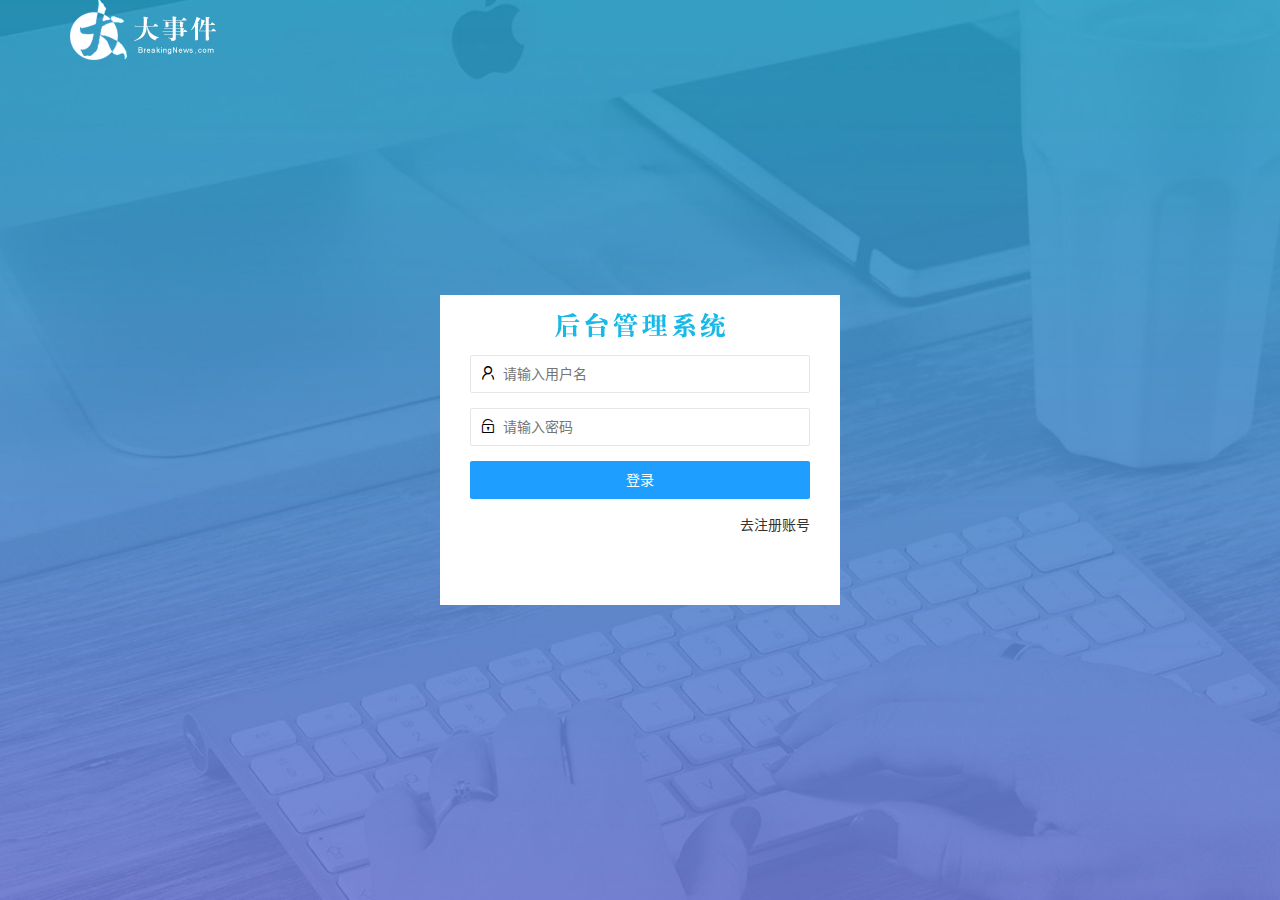
<file: login.html>
<!DOCTYPE html>
<html lang="zh-CN">
<head>
    <meta charset="UTF-8">
    <meta http-equiv="X-UA-Compatible" content="IE=edge">
    <meta name="viewport" content="width=device-width, initial-scale=1.0">
    <title>登录/注册</title>
    <link rel="stylesheet" href="assets/lib/layui/css/layui.css">
    <link rel="stylesheet" href="/assets/css/login.css">
</head>
<body>
    <div class="layui-main">
        <img src="/assets/images/logo.png" alt="">
    </div>

    <div class="loginAndRegBox">
        <div class="title-box"></div>
        <!-- 登录区域 -->
        <div class="login-box" id="login-box">
            <form class="layui-form" id="form_login" action="">
                <!-- 用户名 -->
                <div class="layui-form-item">
                    <i class="layui-icon layui-icon-username"></i>
                    <input type="text" name="username" required lay-verify="required" placeholder="请输入用户名" autocomplete="off" class="layui-input"/>
                </div>
                <!-- 密码 -->
                <div class="layui-form-item">
                    <i class="layui-icon layui-icon-password"></i>
                    <input type="password" name="password" required lay-verify="required|pwd" placeholder="请输入密码" autocomplete="off" class="layui-input"/>
                </div>
                <!-- 登录按钮 -->
                <div class="layui-form-item">
                    <button class="layui-btn layui-btn-fluid layui-btn-normal" lay-submit>登录</button>
                </div>
                <div class="layui-form-item links">
                    <a href="javascript:;" id="link_reg">去注册账号</a>
                </div>
            </form>
        </div>
        <!-- 注册区域 -->
        <div class="reg-box" id="reg-box">
            <!-- 注册的表单 -->
            <form class="layui-form" id="form_reg" action="">
                <!-- 用户名 -->
                <div class="layui-form-item">
                    <i class="layui-icon layui-icon-username"></i>
                    <input type="text" name="username" required lay-verify="required" placeholder="请输入用户名" autocomplete="off"
                        class="layui-input" />
                </div>
                <!-- 密码 -->
                <div class="layui-form-item">
                    <i class="layui-icon layui-icon-password"></i>
                    <input type="password" name="password" required lay-verify="required|pwd" placeholder="请输入密码" autocomplete="off"
                        class="layui-input" />
                </div>
                <!-- 密码确认框 -->
                <div class="layui-form-item">
                    <i class="layui-icon layui-icon-password"></i>
                    <input type="password" name="repassword" required lay-verify="required|pwd|repwd" placeholder="再次确认密码"
                        autocomplete="off" class="layui-input" />
                </div>
                <!-- 注册按钮 -->
                <div class="layui-form-item">
                    <!-- 注意：表单提交按钮和普通按钮的区别，就是 lay-submit 属性 -->
                    <button class="layui-btn layui-btn-fluid layui-btn-normal" lay-submit>注册</button>
                </div>
                <div class="layui-form-item links">
                    <a href="javascript:;" id="link_login">去登录</a>
                </div>
            </form>
        </div>

    <script src="/assets/lib/layui/layui.all.js"></script>
    <script src="/assets/lib/jquery.js"></script>
    <script src="/assets/js/baseAPI.js"></script>
    <script src="/assets/js/login.js"></script>
</body>
</html>
</file>
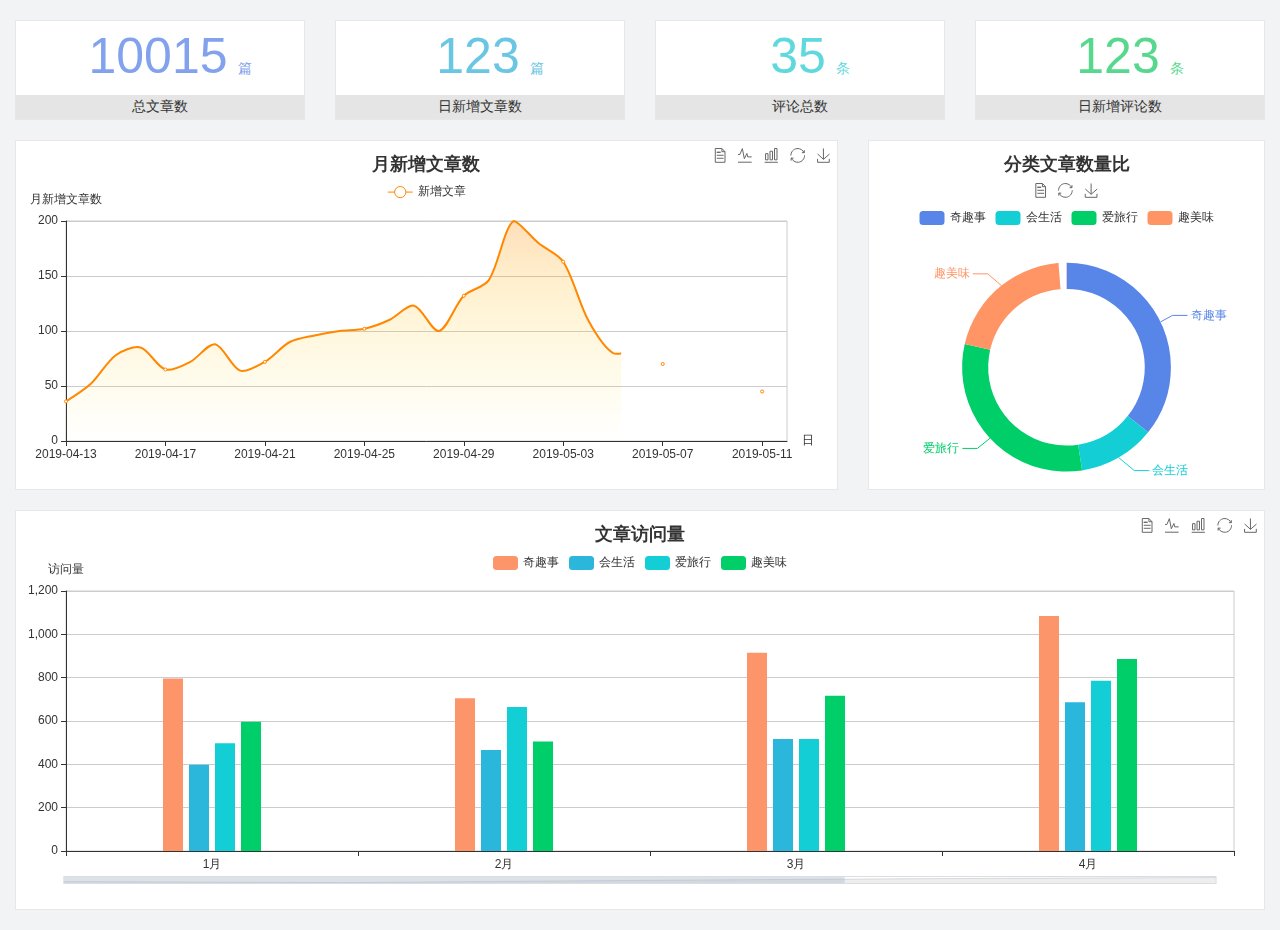
<file: home/dashboard.html>
<!DOCTYPE html>
<html lang="en">

<head>
  <meta charset="UTF-8">
  <meta name="viewport" content="width=device-width, initial-scale=1.0">
  <meta http-equiv="X-UA-Compatible" content="ie=edge">
  <title>图表统计</title>
  <link rel="stylesheet" href="../../assets/lib/bootstrap.css" />
  <link rel="stylesheet" href="../../assets/lib/main.css" />
  <script src="../../assets/lib/jquery.js"></script>
  <script type="text/javascript" src="../../assets/lib/echarts.min.js"></script>
</head>

<body>
  <div class="container-fluid">
    <div class="row spannel_list">
      <div class="col-sm-3 col-xs-6">
        <div class="spannel">
          <em>10015</em><span>篇</span>
          <b>总文章数</b>
        </div>
      </div>
      <div class="col-sm-3 col-xs-6">
        <div class="spannel scolor01">
          <em>123</em><span>篇</span>
          <b>日新增文章数</b>
        </div>
      </div>
      <div class="col-sm-3 col-xs-6">
        <div class="spannel scolor02">
          <em>35</em><span>条</span>
          <b>评论总数</b>
        </div>
      </div>
      <div class="col-sm-3 col-xs-6">
        <div class="spannel scolor03">
          <em>123</em><span>条</span>
          <b>日新增评论数</b>
        </div>
      </div>
    </div>
  </div>

  <div class="container-fluid">
    <div class="row curve-pie">
      <div class="col-lg-8 col-md-8">
        <div class="gragh_pannel" id="curve_show"></div>
      </div>
      <div class="col-lg-4 col-md-4">
        <div class="gragh_pannel" id="pie_show"></div>
      </div>
    </div>
  </div>

  <div class="container-fluid">
    <div class="column_pannel" id="column_show"></div>
  </div>

  <script>
    var oChart = echarts.init(document.getElementById('curve_show'));
    var aList_all = [
      { 'count': 36, 'date': '2019-04-13' },
      { 'count': 52, 'date': '2019-04-14' },
      { 'count': 78, 'date': '2019-04-15' },
      { 'count': 85, 'date': '2019-04-16' },
      { 'count': 65, 'date': '2019-04-17' },
      { 'count': 72, 'date': '2019-04-18' },
      { 'count': 88, 'date': '2019-04-19' },
      { 'count': 64, 'date': '2019-04-20' },
      { 'count': 72, 'date': '2019-04-21' },
      { 'count': 90, 'date': '2019-04-22' },
      { 'count': 96, 'date': '2019-04-23' },
      { 'count': 100, 'date': '2019-04-24' },
      { 'count': 102, 'date': '2019-04-25' },
      { 'count': 110, 'date': '2019-04-26' },
      { 'count': 123, 'date': '2019-04-27' },
      { 'count': 100, 'date': '2019-04-28' },
      { 'count': 132, 'date': '2019-04-29' },
      { 'count': 146, 'date': '2019-04-30' },
      { 'count': 200, 'date': '2019-05-01' },
      { 'count': 180, 'date': '2019-05-02' },
      { 'count': 163, 'date': '2019-05-03' },
      { 'count': 110, 'date': '2019-05-04' },
      { 'count': 80, 'date': '2019-05-05' },
      { 'count': 82, 'date': '2019-05-06' },
      { 'count': 70, 'date': '2019-05-07' },
      { 'count': 65, 'date': '2019-05-08' },
      { 'count': 54, 'date': '2019-05-09' },
      { 'count': 40, 'date': '2019-05-10' },
      { 'count': 45, 'date': '2019-05-11' },
      { 'count': 38, 'date': '2019-05-12' },
    ];

    let aCount = [];
    let aDate = [];

    for (var i = 0; i < aList_all.length; i++) {
      aCount.push(aList_all[i].count);
      aDate.push(aList_all[i].date);
    }

    var chartopt = {
      title: {
        text: '月新增文章数',
        left: 'center',
        top: '10'
      },
      tooltip: {
        trigger: 'axis'
      },
      legend: {
        data: ['新增文章'],
        top: '40'
      },
      toolbox: {
        show: true,
        feature: {
          mark: { show: true },
          dataView: { show: true, readOnly: false },
          magicType: { show: true, type: ['line', 'bar'] },
          restore: { show: true },
          saveAsImage: { show: true }
        }
      },
      calculable: true,
      xAxis: [
        {
          name: '日',
          type: 'category',
          boundaryGap: false,
          data: aDate
        }
      ],
      yAxis: [
        {
          name: '月新增文章数',
          type: 'value'
        }
      ],
      series: [
        {
          name: '新增文章',
          type: 'line',
          smooth: true,
          itemStyle: { normal: { areaStyle: { type: 'default' }, color: '#f80' }, lineStyle: { color: '#f80' } },
          data: aCount
        }],
      areaStyle: {
        normal: {
          color: new echarts.graphic.LinearGradient(0, 0, 0, 1, [{
            offset: 0,
            color: 'rgba(255,136,0,0.39)'
          }, {
            offset: .34,
            color: 'rgba(255,180,0,0.25)'
          }, {
            offset: 1,
            color: 'rgba(255,222,0,0.00)'
          }])

        }
      },
      grid: {
        show: true,
        x: 50,
        x2: 50,
        y: 80,
        height: 220
      }
    };

    oChart.setOption(chartopt);


    var oPie = echarts.init(document.getElementById('pie_show'));
    var oPieopt =
    {
      title: {
        top: 10,
        text: '分类文章数量比',
        x: 'center'
      },
      tooltip: {
        trigger: 'item',
        formatter: "{a} <br/>{b} : {c} ({d}%)"
      },
      color: ['#5885e8', '#13cfd5', '#00ce68', '#ff9565'],
      legend: {
        x: 'center',
        top: 65,
        data: ['奇趣事', '会生活', '爱旅行', '趣美味']
      },
      toolbox: {
        show: true,
        x: 'center',
        top: 35,
        feature: {
          mark: { show: true },
          dataView: { show: true, readOnly: false },
          magicType: {
            show: true,
            type: ['pie', 'funnel'],
            option: {
              funnel: {
                x: '25%',
                width: '50%',
                funnelAlign: 'left',
                max: 1548
              }
            }
          },
          restore: { show: true },
          saveAsImage: { show: true }
        }
      },
      calculable: true,
      series: [
        {
          name: '访问来源',
          type: 'pie',
          radius: ['45%', '60%'],
          center: ['50%', '65%'],
          data: [
            { value: 300, name: '奇趣事' },
            { value: 100, name: '会生活' },
            { value: 260, name: '爱旅行' },
            { value: 180, name: '趣美味' }
          ]
        }
      ]
    };
    oPie.setOption(oPieopt);



    var oColumn = this.echarts.init(document.getElementById('column_show'));
    var oColumnopt =
    {
      title: {
        text: '文章访问量',
        left: 'center',
        top: '10'
      },
      tooltip: {
        trigger: 'axis'
      },
      legend: {
        data: ['奇趣事', '会生活', '爱旅行', '趣美味'],
        top: '40'
      },
      toolbox: {
        show: true,
        feature: {
          mark: { show: true },
          dataView: { show: true, readOnly: false },
          magicType: { show: true, type: ['line', 'bar'] },
          restore: { show: true },
          saveAsImage: { show: true }
        }
      },
      calculable: true,
      xAxis: [
        {
          type: 'category',
          data: ['1月', '2月', '3月', '4月', '5月']
        }
      ],
      yAxis: [
        {
          name: '访问量',
          type: 'value'
        }
      ],
      series: [
        {
          name: '奇趣事',
          type: 'bar',
          barWidth: 20,
          itemStyle: {
            normal: { areaStyle: { type: 'default' }, color: '#fd956a' }
          },
          data: [800, 708, 920, 1090, 1200]
        },
        {
          name: '会生活',
          type: 'bar',
          barWidth: 20,
          itemStyle: {
            normal: { areaStyle: { type: 'default' }, color: '#2bb6db' }
          },
          data: [400, 468, 520, 690, 800]
        },
        {
          name: '爱旅行',
          type: 'bar',
          barWidth: 20,
          itemStyle: {
            normal: { areaStyle: { type: 'default' }, color: '#13cfd5' }
          },
          data: [500, 668, 520, 790, 900]
        },
        {
          name: '趣美味',
          type: 'bar',
          barWidth: 20,
          itemStyle: {
            normal: { areaStyle: { type: 'default' }, color: '#00ce68' }
          },
          data: [600, 508, 720, 890, 1000]
        }
      ],
      grid: {
        show: true,
        x: 50,
        x2: 30,
        y: 80,
        height: 260
      },
      dataZoom: [//给x轴设置滚动条
        {
          start: 0,//默认为0
          end: 100 - 1000 / 31,//默认为100
          type: 'slider',
          show: true,
          xAxisIndex: [0],
          handleSize: 0,//滑动条的 左右2个滑动条的大小
          height: 8,//组件高度
          left: 45, //左边的距离
          right: 50,//右边的距离
          bottom: 26,//右边的距离
          handleColor: '#ddd',//h滑动图标的颜色
          handleStyle: {
            borderColor: "#cacaca",
            borderWidth: "1",
            shadowBlur: 2,
            background: "#ddd",
            shadowColor: "#ddd",
          }
        }]
    };
    oColumn.setOption(oColumnopt);
  </script>
</body>

</html>
</file>
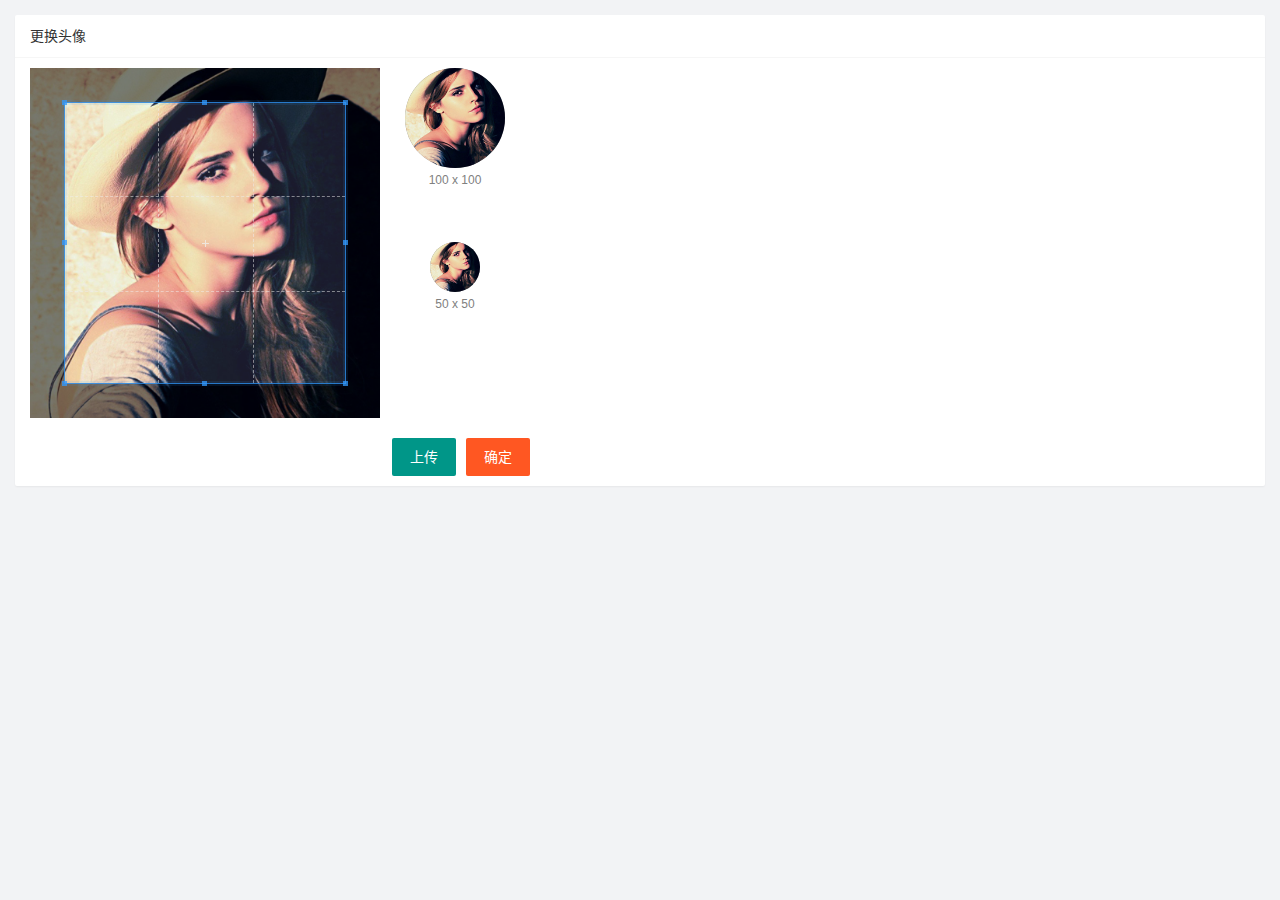
<file: user/user_avatar.html>
<!DOCTYPE html>
<html lang="zh-CN">

<head>
    <meta charset="UTF-8">
    <meta http-equiv="X-UA-Compatible" content="IE=edge">
    <meta name="viewport" content="width=device-width, initial-scale=1.0">
    <title>Document</title>
    <link rel="stylesheet" href="/assets/lib/layui/css/layui.css">
    <link rel="stylesheet" href="/assets/lib/cropper/cropper.css">
    <link rel="stylesheet" href="/assets/css/user/user_avatar.css">
</head>

<body>
    <div class="layui-card">
        <div class="layui-card-header">更换头像</div>
        <div class="layui-card-body">
            <!-- 第一行的图片裁剪和预览区域 -->
            <div class="row1">
                <!-- 图片裁剪区域 -->
                <div class="cropper-box">
                    <!-- 这个 img 标签很重要，将来会把它初始化为裁剪区域 -->
                    <img id="image" src="/assets/images/sample.jpg" />
                </div>
                <!-- 图片的预览区域 -->
                <div class="preview-box">
                    <div>
                        <!-- 宽高为 100px 的预览区域 -->
                        <div class="img-preview w100"></div>
                        <p class="size">100 x 100</p>
                    </div>
                    <div>
                        <!-- 宽高为 50px 的预览区域 -->
                        <div class="img-preview w50"></div>
                        <p class="size">50 x 50</p>
                    </div>
                </div>
            </div>

            <!-- 第二行的按钮区域 -->
            <div class="row2">
                <input type="file" id="file" accept="image/png,image/jpeg"/>
                <button type="button" class="layui-btn" id="btnChooseImage">上传</button>
                <button type="button" class="layui-btn layui-btn-danger" id="btnUpload">确定</button>
            </div>
        </div>
    </div>


    <script src="/assets/lib/layui/layui.all.js"></script>
    <script src="/assets/lib/jquery.js"></script>
    <script src="/assets/lib/cropper/Cropper.js"></script>
    <script src="/assets/lib/cropper/jquery-cropper.js"></script>
    <script src="/assets/js/baseAPI.js"></script>
    <script src="/assets/js/user/user_avatar.js"></script>
</body>

</html>
</file>
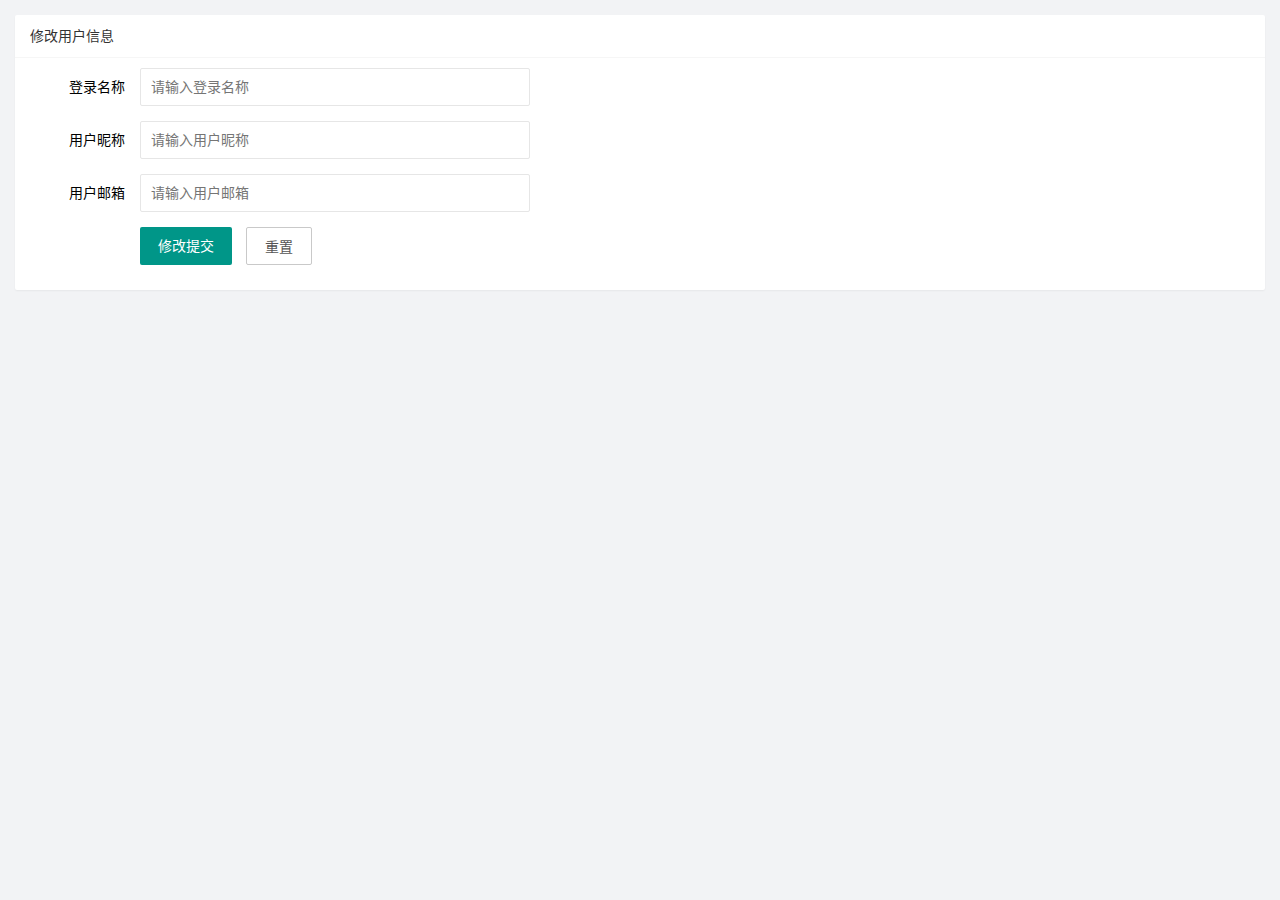
<file: user/user_info.html>
<!DOCTYPE html>
<html lang="zh-CN">

<head>
    <meta charset="UTF-8">
    <meta http-equiv="X-UA-Compatible" content="IE=edge">
    <meta name="viewport" content="width=device-width, initial-scale=1.0">
    <title>Document</title>
    <link rel="stylesheet" href="/assets/lib/layui/css/layui.css">
    <link rel="stylesheet" href="/assets/css/user/user_info.css">
</head>

<body>
    <div class="layui-card">
        <div class="layui-card-header">修改用户信息</div>
        <div class="layui-card-body">
            <form class="layui-form" lay-filter="formUserInfo">
                <input type="hidden" name="id" value="">
                <div class="layui-form-item">
                    <label class="layui-form-label">登录名称</label>
                    <div class="layui-input-block">
                        <input type="text" name="username" required lay-verify="required" placeholder="请输入登录名称"
                            autocomplete="off" class="layui-input" readonly>
                    </div>
                </div>
                <div class="layui-form-item">
                    <label class="layui-form-label">用户昵称</label>
                    <div class="layui-input-block">
                        <input type="text" name="nickname" required lay-verify="required|nickname" placeholder="请输入用户昵称"
                            autocomplete="off" class="layui-input">
                    </div>
                </div>
                <div class="layui-form-item">
                    <label class="layui-form-label">用户邮箱</label>
                    <div class="layui-input-block">
                        <input type="text" name="email" required lay-verify="required|email" placeholder="请输入用户邮箱"
                            autocomplete="off" class="layui-input">
                    </div>
                </div>
                <div class="layui-form-item">
                    <div class="layui-input-block">
                      <button class="layui-btn" lay-submit lay-filter="formDemo">修改提交</button>
                      <button type="reset" class="layui-btn layui-btn-primary" id="btnReset">重置</button>
                    </div>
                  </div>
            </form>
        </div>
    </div>

    <script src="/assets/lib/layui/layui.all.js"></script>
    <script src="/assets/lib/jquery.js"></script>
    <script src="/assets/js/baseAPI.js"></script>
    <script src="/assets/js/user/user_info.js"></script>
</body>

</html>
</file>
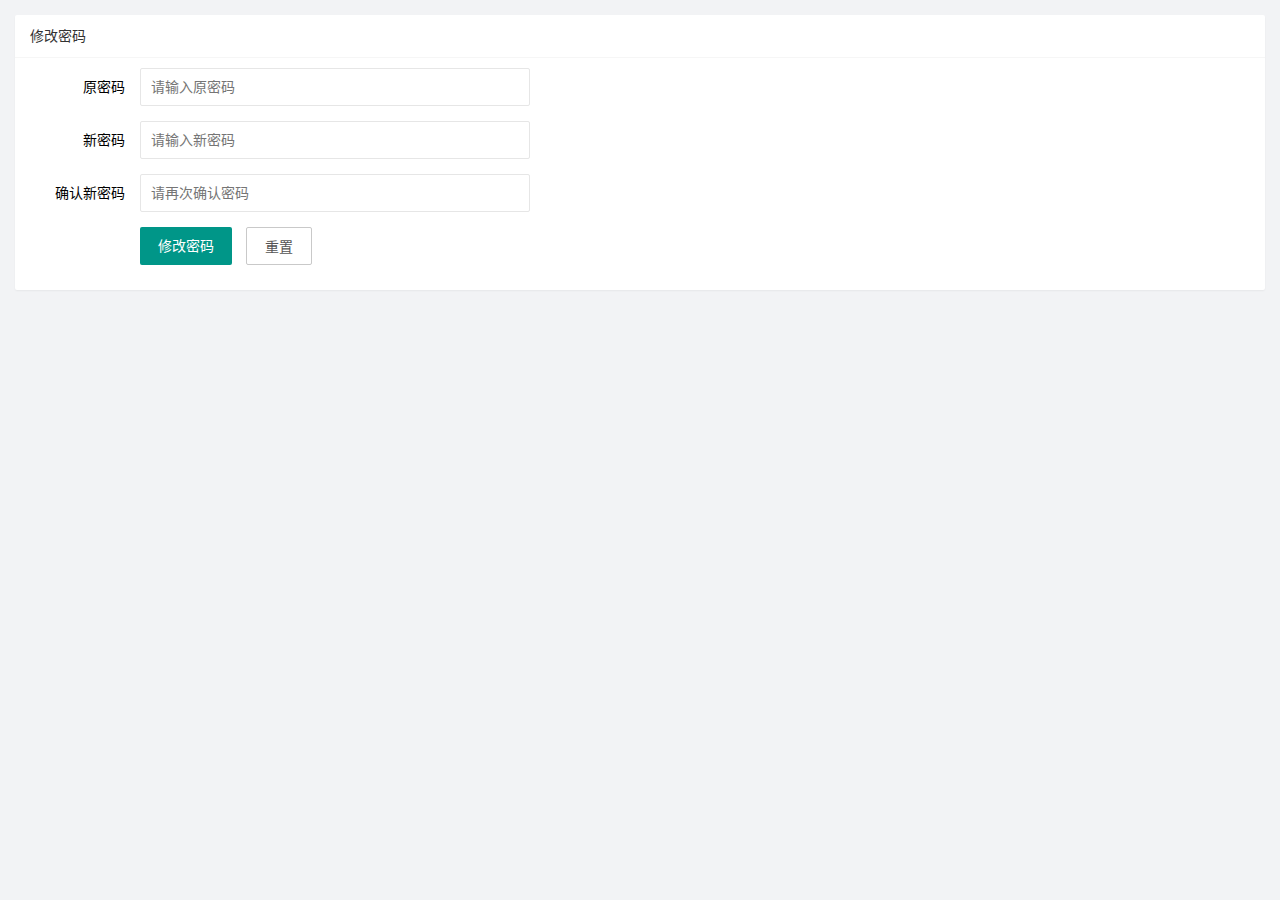
<file: user/user_pwd.html>
<!DOCTYPE html>
<html lang="zh-CN">
<head>
    <meta charset="UTF-8">
    <meta http-equiv="X-UA-Compatible" content="IE=edge">
    <meta name="viewport" content="width=device-width, initial-scale=1.0">
    <title>Document</title>
    <link rel="stylesheet" href="/assets/lib/layui/css/layui.css">
    <link rel="stylesheet" href="/assets/css/user/user_pwd.css">
</head>
<body>
    <div class="layui-card">
        <div class="layui-card-header">修改密码</div>
        <div class="layui-card-body">
            <form class="layui-form" lay-filter="formUserInfo">
                <input type="hidden" name="id" value="">
                <div class="layui-form-item">
                    <label class="layui-form-label">原密码</label>
                    <div class="layui-input-block">
                        <input type="password" name="oldPwd" required lay-verify="required|pwd" placeholder="请输入原密码"
                            autocomplete="off" class="layui-input">
                    </div>
                </div>
                <div class="layui-form-item">
                    <label class="layui-form-label">新密码</label>
                    <div class="layui-input-block">
                        <input type="password" name="newPwd" required lay-verify="required|pwd|samePwd" placeholder="请输入新密码"
                            autocomplete="off" class="layui-input">
                    </div>
                </div>
                <div class="layui-form-item">
                    <label class="layui-form-label">确认新密码</label>
                    <div class="layui-input-block">
                        <input type="password" name="rePwd" required lay-verify="required|pwd|rePwd" placeholder="请再次确认密码"
                            autocomplete="off" class="layui-input">
                    </div>
                </div>
                <div class="layui-form-item">
                    <div class="layui-input-block">
                      <button class="layui-btn" lay-submit lay-filter="formDemo">修改密码</button>
                      <button type="reset" class="layui-btn layui-btn-primary" id="btnReset">重置</button>
                    </div>
                  </div>
            </form>
        </div>
    </div>

    <script src="/assets/lib/layui/layui.all.js"></script>
    <script src="/assets/lib/jquery.js"></script>
    <script src="/assets/js/baseAPI.js"></script>
    <script src="/assets/js/user/user_pwd.js"></script>
</body>
</html>
</file>
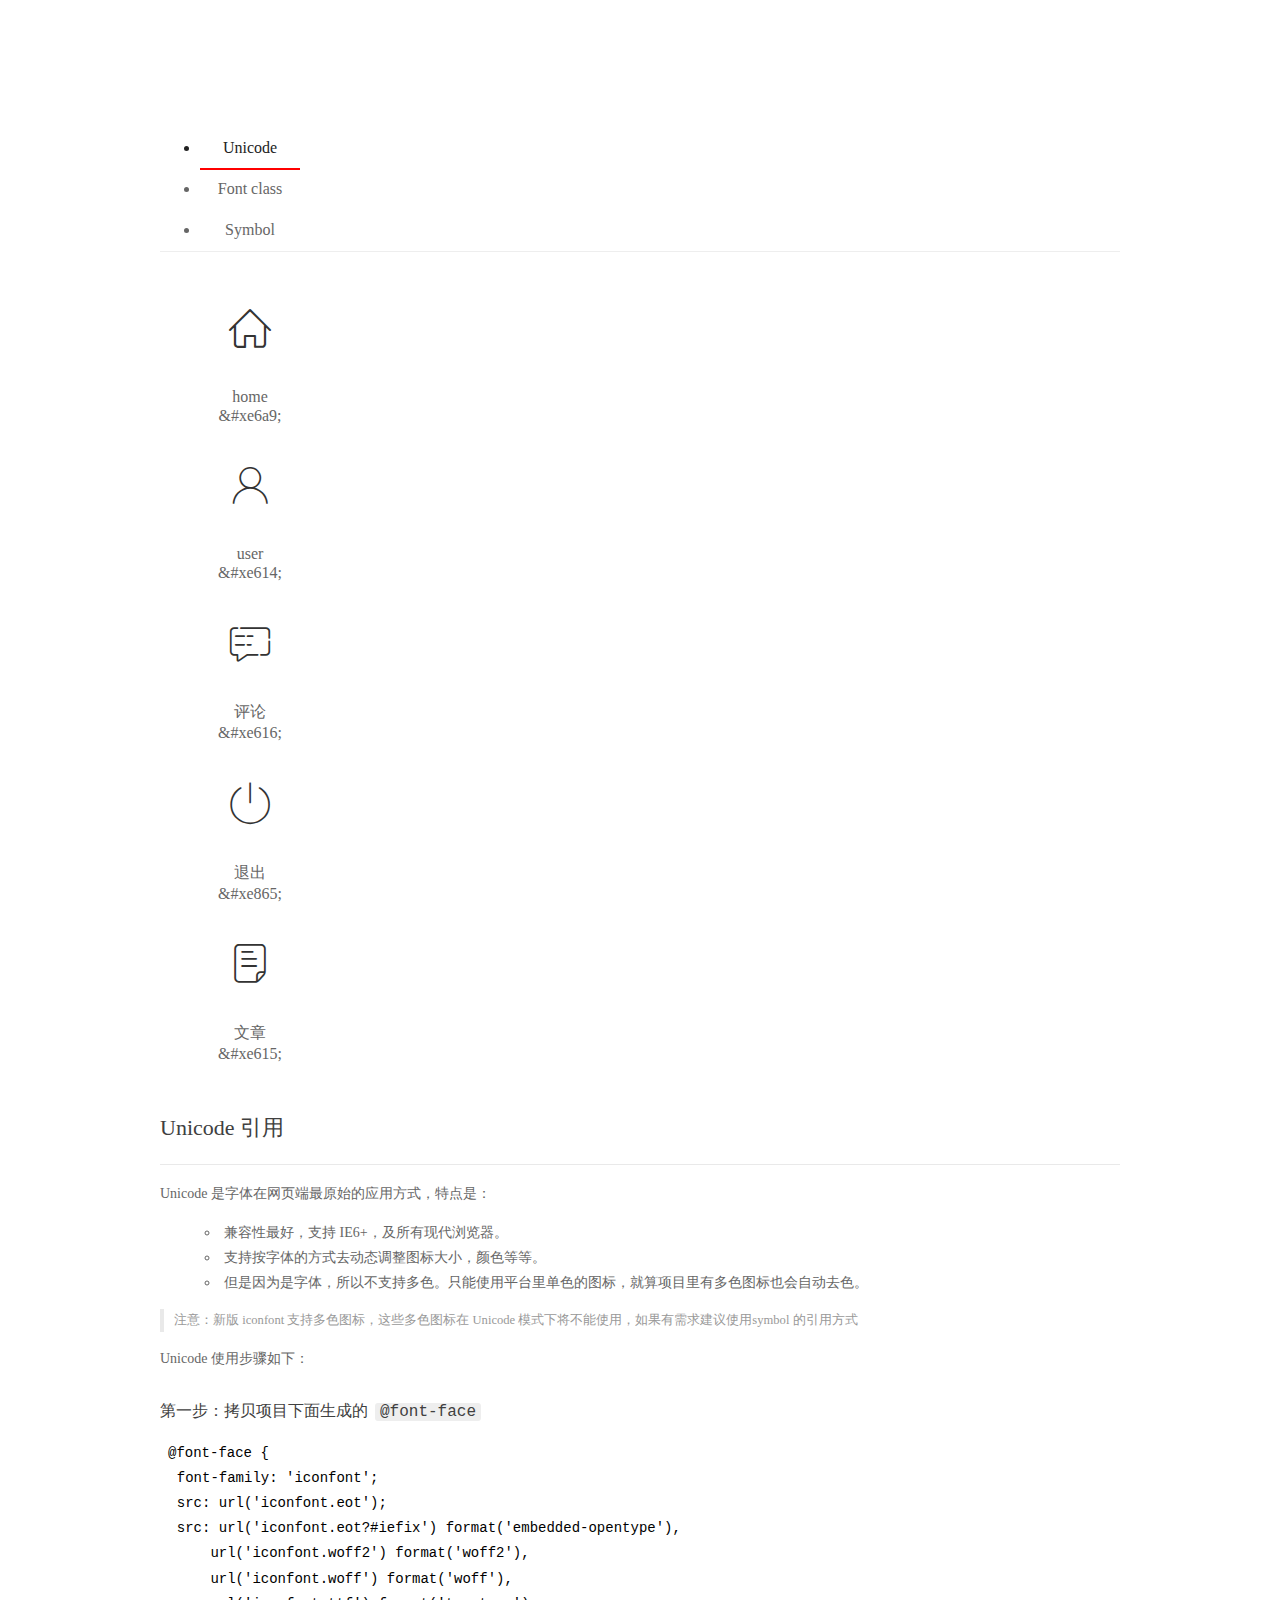
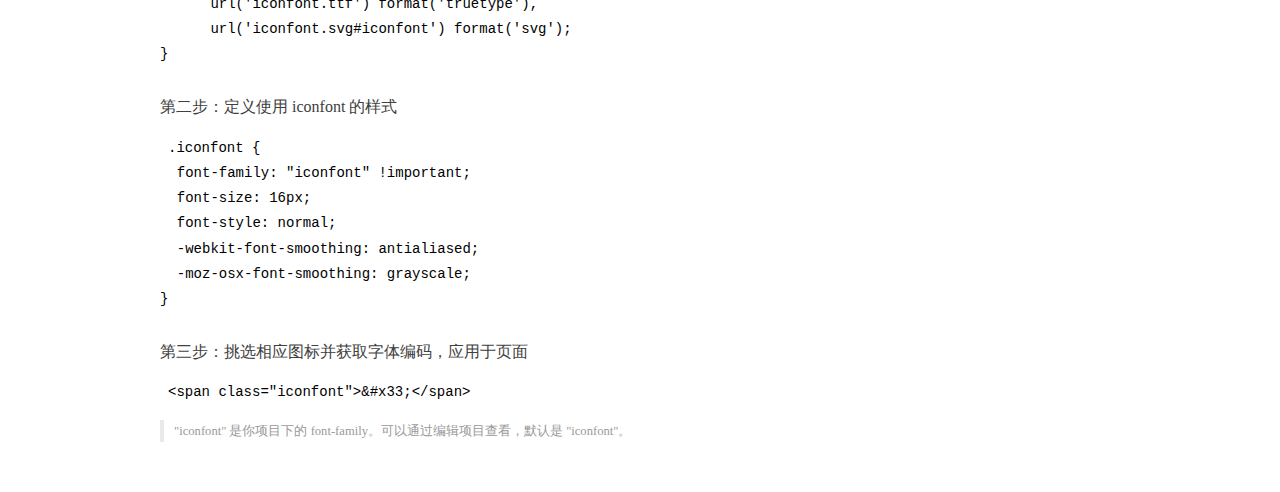
<file: assets/fonts/demo_index.html>
<!DOCTYPE html>
<html>
<head>
  <meta charset="utf-8"/>
  <title>IconFont Demo</title>
  <link rel="shortcut icon" href="https://gtms04.alicdn.com/tps/i4/TB1_oz6GVXXXXaFXpXXJDFnIXXX-64-64.ico" type="image/x-icon"/>
  <link rel="stylesheet" href="https://g.alicdn.com/thx/cube/1.3.2/cube.min.css">
  <link rel="stylesheet" href="demo.css">
  <link rel="stylesheet" href="iconfont.css">
  <script src="iconfont.js"></script>
  <!-- jQuery -->
  <script src="https://a1.alicdn.com/oss/uploads/2018/12/26/7bfddb60-08e8-11e9-9b04-53e73bb6408b.js"></script>
  <!-- 代码高亮 -->
  <script src="https://a1.alicdn.com/oss/uploads/2018/12/26/a3f714d0-08e6-11e9-8a15-ebf944d7534c.js"></script>
</head>
<body>
  <div class="main">
    <h1 class="logo"><a href="https://www.iconfont.cn/" title="iconfont 首页" target="_blank">&#xe86b;</a></h1>
    <div class="nav-tabs">
      <ul id="tabs" class="dib-box">
        <li class="dib active"><span>Unicode</span></li>
        <li class="dib"><span>Font class</span></li>
        <li class="dib"><span>Symbol</span></li>
      </ul>
      
    </div>
    <div class="tab-container">
      <div class="content unicode" style="display: block;">
          <ul class="icon_lists dib-box">
          
            <li class="dib">
              <span class="icon iconfont">&#xe6a9;</span>
                <div class="name">home</div>
                <div class="code-name">&amp;#xe6a9;</div>
              </li>
          
            <li class="dib">
              <span class="icon iconfont">&#xe614;</span>
                <div class="name">user</div>
                <div class="code-name">&amp;#xe614;</div>
              </li>
          
            <li class="dib">
              <span class="icon iconfont">&#xe616;</span>
                <div class="name">评论</div>
                <div class="code-name">&amp;#xe616;</div>
              </li>
          
            <li class="dib">
              <span class="icon iconfont">&#xe865;</span>
                <div class="name">退出</div>
                <div class="code-name">&amp;#xe865;</div>
              </li>
          
            <li class="dib">
              <span class="icon iconfont">&#xe615;</span>
                <div class="name">文章</div>
                <div class="code-name">&amp;#xe615;</div>
              </li>
          
          </ul>
          <div class="article markdown">
          <h2 id="unicode-">Unicode 引用</h2>
          <hr>

          <p>Unicode 是字体在网页端最原始的应用方式，特点是：</p>
          <ul>
            <li>兼容性最好，支持 IE6+，及所有现代浏览器。</li>
            <li>支持按字体的方式去动态调整图标大小，颜色等等。</li>
            <li>但是因为是字体，所以不支持多色。只能使用平台里单色的图标，就算项目里有多色图标也会自动去色。</li>
          </ul>
          <blockquote>
            <p>注意：新版 iconfont 支持多色图标，这些多色图标在 Unicode 模式下将不能使用，如果有需求建议使用symbol 的引用方式</p>
          </blockquote>
          <p>Unicode 使用步骤如下：</p>
          <h3 id="-font-face">第一步：拷贝项目下面生成的 <code>@font-face</code></h3>
<pre><code class="language-css"
>@font-face {
  font-family: 'iconfont';
  src: url('iconfont.eot');
  src: url('iconfont.eot?#iefix') format('embedded-opentype'),
      url('iconfont.woff2') format('woff2'),
      url('iconfont.woff') format('woff'),
      url('iconfont.ttf') format('truetype'),
      url('iconfont.svg#iconfont') format('svg');
}
</code></pre>
          <h3 id="-iconfont-">第二步：定义使用 iconfont 的样式</h3>
<pre><code class="language-css"
>.iconfont {
  font-family: "iconfont" !important;
  font-size: 16px;
  font-style: normal;
  -webkit-font-smoothing: antialiased;
  -moz-osx-font-smoothing: grayscale;
}
</code></pre>
          <h3 id="-">第三步：挑选相应图标并获取字体编码，应用于页面</h3>
<pre>
<code class="language-html"
>&lt;span class="iconfont"&gt;&amp;#x33;&lt;/span&gt;
</code></pre>
          <blockquote>
            <p>"iconfont" 是你项目下的 font-family。可以通过编辑项目查看，默认是 "iconfont"。</p>
          </blockquote>
          </div>
      </div>
      <div class="content font-class">
        <ul class="icon_lists dib-box">
          
          <li class="dib">
            <span class="icon iconfont icon-home"></span>
            <div class="name">
              home
            </div>
            <div class="code-name">.icon-home
            </div>
          </li>
          
          <li class="dib">
            <span class="icon iconfont icon-user"></span>
            <div class="name">
              user
            </div>
            <div class="code-name">.icon-user
            </div>
          </li>
          
          <li class="dib">
            <span class="icon iconfont icon-pinglun"></span>
            <div class="name">
              评论
            </div>
            <div class="code-name">.icon-pinglun
            </div>
          </li>
          
          <li class="dib">
            <span class="icon iconfont icon-tuichu"></span>
            <div class="name">
              退出
            </div>
            <div class="code-name">.icon-tuichu
            </div>
          </li>
          
          <li class="dib">
            <span class="icon iconfont icon-16"></span>
            <div class="name">
              文章
            </div>
            <div class="code-name">.icon-16
            </div>
          </li>
          
        </ul>
        <div class="article markdown">
        <h2 id="font-class-">font-class 引用</h2>
        <hr>

        <p>font-class 是 Unicode 使用方式的一种变种，主要是解决 Unicode 书写不直观，语意不明确的问题。</p>
        <p>与 Unicode 使用方式相比，具有如下特点：</p>
        <ul>
          <li>兼容性良好，支持 IE8+，及所有现代浏览器。</li>
          <li>相比于 Unicode 语意明确，书写更直观。可以很容易分辨这个 icon 是什么。</li>
          <li>因为使用 class 来定义图标，所以当要替换图标时，只需要修改 class 里面的 Unicode 引用。</li>
          <li>不过因为本质上还是使用的字体，所以多色图标还是不支持的。</li>
        </ul>
        <p>使用步骤如下：</p>
        <h3 id="-fontclass-">第一步：引入项目下面生成的 fontclass 代码：</h3>
<pre><code class="language-html">&lt;link rel="stylesheet" href="./iconfont.css"&gt;
</code></pre>
        <h3 id="-">第二步：挑选相应图标并获取类名，应用于页面：</h3>
<pre><code class="language-html">&lt;span class="iconfont icon-xxx"&gt;&lt;/span&gt;
</code></pre>
        <blockquote>
          <p>"
            iconfont" 是你项目下的 font-family。可以通过编辑项目查看，默认是 "iconfont"。</p>
        </blockquote>
      </div>
      </div>
      <div class="content symbol">
          <ul class="icon_lists dib-box">
          
            <li class="dib">
                <svg class="icon svg-icon" aria-hidden="true">
                  <use xlink:href="#icon-home"></use>
                </svg>
                <div class="name">home</div>
                <div class="code-name">#icon-home</div>
            </li>
          
            <li class="dib">
                <svg class="icon svg-icon" aria-hidden="true">
                  <use xlink:href="#icon-user"></use>
                </svg>
                <div class="name">user</div>
                <div class="code-name">#icon-user</div>
            </li>
          
            <li class="dib">
                <svg class="icon svg-icon" aria-hidden="true">
                  <use xlink:href="#icon-pinglun"></use>
                </svg>
                <div class="name">评论</div>
                <div class="code-name">#icon-pinglun</div>
            </li>
          
            <li class="dib">
                <svg class="icon svg-icon" aria-hidden="true">
                  <use xlink:href="#icon-tuichu"></use>
                </svg>
                <div class="name">退出</div>
                <div class="code-name">#icon-tuichu</div>
            </li>
          
            <li class="dib">
                <svg class="icon svg-icon" aria-hidden="true">
                  <use xlink:href="#icon-16"></use>
                </svg>
                <div class="name">文章</div>
                <div class="code-name">#icon-16</div>
            </li>
          
          </ul>
          <div class="article markdown">
          <h2 id="symbol-">Symbol 引用</h2>
          <hr>

          <p>这是一种全新的使用方式，应该说这才是未来的主流，也是平台目前推荐的用法。相关介绍可以参考这篇<a href="">文章</a>
            这种用法其实是做了一个 SVG 的集合，与另外两种相比具有如下特点：</p>
          <ul>
            <li>支持多色图标了，不再受单色限制。</li>
            <li>通过一些技巧，支持像字体那样，通过 <code>font-size</code>, <code>color</code> 来调整样式。</li>
            <li>兼容性较差，支持 IE9+，及现代浏览器。</li>
            <li>浏览器渲染 SVG 的性能一般，还不如 png。</li>
          </ul>
          <p>使用步骤如下：</p>
          <h3 id="-symbol-">第一步：引入项目下面生成的 symbol 代码：</h3>
<pre><code class="language-html">&lt;script src="./iconfont.js"&gt;&lt;/script&gt;
</code></pre>
          <h3 id="-css-">第二步：加入通用 CSS 代码（引入一次就行）：</h3>
<pre><code class="language-html">&lt;style&gt;
.icon {
  width: 1em;
  height: 1em;
  vertical-align: -0.15em;
  fill: currentColor;
  overflow: hidden;
}
&lt;/style&gt;
</code></pre>
          <h3 id="-">第三步：挑选相应图标并获取类名，应用于页面：</h3>
<pre><code class="language-html">&lt;svg class="icon" aria-hidden="true"&gt;
  &lt;use xlink:href="#icon-xxx"&gt;&lt;/use&gt;
&lt;/svg&gt;
</code></pre>
          </div>
      </div>

    </div>
  </div>
  <script>
  $(document).ready(function () {
      $('.tab-container .content:first').show()

      $('#tabs li').click(function (e) {
        var tabContent = $('.tab-container .content')
        var index = $(this).index()

        if ($(this).hasClass('active')) {
          return
        } else {
          $('#tabs li').removeClass('active')
          $(this).addClass('active')

          tabContent.hide().eq(index).fadeIn()
        }
      })
    })
  </script>
</body>
</html>
</file>
<file: assets/lib/layui/css/layui.css>
/** layui-v2.5.5 MIT License By https://www.layui.com */
 .layui-inline,img{display:inline-block;vertical-align:middle}h1,h2,h3,h4,h5,h6{font-weight:400}.layui-edge,.layui-header,.layui-inline,.layui-main{position:relative}.layui-body,.layui-edge,.layui-elip{overflow:hidden}.layui-btn,.layui-edge,.layui-inline,img{vertical-align:middle}.layui-btn,.layui-disabled,.layui-icon,.layui-unselect{-moz-user-select:none;-webkit-user-select:none;-ms-user-select:none}.layui-elip,.layui-form-checkbox span,.layui-form-pane .layui-form-label{text-overflow:ellipsis;white-space:nowrap}.layui-breadcrumb,.layui-tree-btnGroup{visibility:hidden}blockquote,body,button,dd,div,dl,dt,form,h1,h2,h3,h4,h5,h6,input,li,ol,p,pre,td,textarea,th,ul{margin:0;padding:0;-webkit-tap-highlight-color:rgba(0,0,0,0)}a:active,a:hover{outline:0}img{border:none}li{list-style:none}table{border-collapse:collapse;border-spacing:0}h4,h5,h6{font-size:100%}button,input,optgroup,option,select,textarea{font-family:inherit;font-size:inherit;font-style:inherit;font-weight:inherit;outline:0}pre{white-space:pre-wrap;white-space:-moz-pre-wrap;white-space:-pre-wrap;white-space:-o-pre-wrap;word-wrap:break-word}body{line-height:24px;font:14px Helvetica Neue,Helvetica,PingFang SC,Tahoma,Arial,sans-serif}hr{height:1px;margin:10px 0;border:0;clear:both}a{color:#333;text-decoration:none}a:hover{color:#777}a cite{font-style:normal;*cursor:pointer}.layui-border-box,.layui-border-box *{box-sizing:border-box}.layui-box,.layui-box *{box-sizing:content-box}.layui-clear{clear:both;*zoom:1}.layui-clear:after{content:'\20';clear:both;*zoom:1;display:block;height:0}.layui-inline{*display:inline;*zoom:1}.layui-edge{display:inline-block;width:0;height:0;border-width:6px;border-style:dashed;border-color:transparent}.layui-edge-top{top:-4px;border-bottom-color:#999;border-bottom-style:solid}.layui-edge-right{border-left-color:#999;border-left-style:solid}.layui-edge-bottom{top:2px;border-top-color:#999;border-top-style:solid}.layui-edge-left{border-right-color:#999;border-right-style:solid}.layui-disabled,.layui-disabled:hover{color:#d2d2d2!important;cursor:not-allowed!important}.layui-circle{border-radius:100%}.layui-show{display:block!important}.layui-hide{display:none!important}@font-face{font-family:layui-icon;src:url(../font/iconfont.eot?v=250);src:url(../font/iconfont.eot?v=250#iefix) format('embedded-opentype'),url(../font/iconfont.woff2?v=250) format('woff2'),url(../font/iconfont.woff?v=250) format('woff'),url(../font/iconfont.ttf?v=250) format('truetype'),url(../font/iconfont.svg?v=250#layui-icon) format('svg')}.layui-icon{font-family:layui-icon!important;font-size:16px;font-style:normal;-webkit-font-smoothing:antialiased;-moz-osx-font-smoothing:grayscale}.layui-icon-reply-fill:before{content:"\e611"}.layui-icon-set-fill:before{content:"\e614"}.layui-icon-menu-fill:before{content:"\e60f"}.layui-icon-search:before{content:"\e615"}.layui-icon-share:before{content:"\e641"}.layui-icon-set-sm:before{content:"\e620"}.layui-icon-engine:before{content:"\e628"}.layui-icon-close:before{content:"\1006"}.layui-icon-close-fill:before{content:"\1007"}.layui-icon-chart-screen:before{content:"\e629"}.layui-icon-star:before{content:"\e600"}.layui-icon-circle-dot:before{content:"\e617"}.layui-icon-chat:before{content:"\e606"}.layui-icon-release:before{content:"\e609"}.layui-icon-list:before{content:"\e60a"}.layui-icon-chart:before{content:"\e62c"}.layui-icon-ok-circle:before{content:"\1005"}.layui-icon-layim-theme:before{content:"\e61b"}.layui-icon-table:before{content:"\e62d"}.layui-icon-right:before{content:"\e602"}.layui-icon-left:before{content:"\e603"}.layui-icon-cart-simple:before{content:"\e698"}.layui-icon-face-cry:before{content:"\e69c"}.layui-icon-face-smile:before{content:"\e6af"}.layui-icon-survey:before{content:"\e6b2"}.layui-icon-tree:before{content:"\e62e"}.layui-icon-upload-circle:before{content:"\e62f"}.layui-icon-add-circle:before{content:"\e61f"}.layui-icon-download-circle:before{content:"\e601"}.layui-icon-templeate-1:before{content:"\e630"}.layui-icon-util:before{content:"\e631"}.layui-icon-face-surprised:before{content:"\e664"}.layui-icon-edit:before{content:"\e642"}.layui-icon-speaker:before{content:"\e645"}.layui-icon-down:before{content:"\e61a"}.layui-icon-file:before{content:"\e621"}.layui-icon-layouts:before{content:"\e632"}.layui-icon-rate-half:before{content:"\e6c9"}.layui-icon-add-circle-fine:before{content:"\e608"}.layui-icon-prev-circle:before{content:"\e633"}.layui-icon-read:before{content:"\e705"}.layui-icon-404:before{content:"\e61c"}.layui-icon-carousel:before{content:"\e634"}.layui-icon-help:before{content:"\e607"}.layui-icon-code-circle:before{content:"\e635"}.layui-icon-water:before{content:"\e636"}.layui-icon-username:before{content:"\e66f"}.layui-icon-find-fill:before{content:"\e670"}.layui-icon-about:before{content:"\e60b"}.layui-icon-location:before{content:"\e715"}.layui-icon-up:before{content:"\e619"}.layui-icon-pause:before{content:"\e651"}.layui-icon-date:before{content:"\e637"}.layui-icon-layim-uploadfile:before{content:"\e61d"}.layui-icon-delete:before{content:"\e640"}.layui-icon-play:before{content:"\e652"}.layui-icon-top:before{content:"\e604"}.layui-icon-friends:before{content:"\e612"}.layui-icon-refresh-3:before{content:"\e9aa"}.layui-icon-ok:before{content:"\e605"}.layui-icon-layer:before{content:"\e638"}.layui-icon-face-smile-fine:before{content:"\e60c"}.layui-icon-dollar:before{content:"\e659"}.layui-icon-group:before{content:"\e613"}.layui-icon-layim-download:before{content:"\e61e"}.layui-icon-picture-fine:before{content:"\e60d"}.layui-icon-link:before{content:"\e64c"}.layui-icon-diamond:before{content:"\e735"}.layui-icon-log:before{content:"\e60e"}.layui-icon-rate-solid:before{content:"\e67a"}.layui-icon-fonts-del:before{content:"\e64f"}.layui-icon-unlink:before{content:"\e64d"}.layui-icon-fonts-clear:before{content:"\e639"}.layui-icon-triangle-r:before{content:"\e623"}.layui-icon-circle:before{content:"\e63f"}.layui-icon-radio:before{content:"\e643"}.layui-icon-align-center:before{content:"\e647"}.layui-icon-align-right:before{content:"\e648"}.layui-icon-align-left:before{content:"\e649"}.layui-icon-loading-1:before{content:"\e63e"}.layui-icon-return:before{content:"\e65c"}.layui-icon-fonts-strong:before{content:"\e62b"}.layui-icon-upload:before{content:"\e67c"}.layui-icon-dialogue:before{content:"\e63a"}.layui-icon-video:before{content:"\e6ed"}.layui-icon-headset:before{content:"\e6fc"}.layui-icon-cellphone-fine:before{content:"\e63b"}.layui-icon-add-1:before{content:"\e654"}.layui-icon-face-smile-b:before{content:"\e650"}.layui-icon-fonts-html:before{content:"\e64b"}.layui-icon-form:before{content:"\e63c"}.layui-icon-cart:before{content:"\e657"}.layui-icon-camera-fill:before{content:"\e65d"}.layui-icon-tabs:before{content:"\e62a"}.layui-icon-fonts-code:before{content:"\e64e"}.layui-icon-fire:before{content:"\e756"}.layui-icon-set:before{content:"\e716"}.layui-icon-fonts-u:before{content:"\e646"}.layui-icon-triangle-d:before{content:"\e625"}.layui-icon-tips:before{content:"\e702"}.layui-icon-picture:before{content:"\e64a"}.layui-icon-more-vertical:before{content:"\e671"}.layui-icon-flag:before{content:"\e66c"}.layui-icon-loading:before{content:"\e63d"}.layui-icon-fonts-i:before{content:"\e644"}.layui-icon-refresh-1:before{content:"\e666"}.layui-icon-rmb:before{content:"\e65e"}.layui-icon-home:before{content:"\e68e"}.layui-icon-user:before{content:"\e770"}.layui-icon-notice:before{content:"\e667"}.layui-icon-login-weibo:before{content:"\e675"}.layui-icon-voice:before{content:"\e688"}.layui-icon-upload-drag:before{content:"\e681"}.layui-icon-login-qq:before{content:"\e676"}.layui-icon-snowflake:before{content:"\e6b1"}.layui-icon-file-b:before{content:"\e655"}.layui-icon-template:before{content:"\e663"}.layui-icon-auz:before{content:"\e672"}.layui-icon-console:before{content:"\e665"}.layui-icon-app:before{content:"\e653"}.layui-icon-prev:before{content:"\e65a"}.layui-icon-website:before{content:"\e7ae"}.layui-icon-next:before{content:"\e65b"}.layui-icon-component:before{content:"\e857"}.layui-icon-more:before{content:"\e65f"}.layui-icon-login-wechat:before{content:"\e677"}.layui-icon-shrink-right:before{content:"\e668"}.layui-icon-spread-left:before{content:"\e66b"}.layui-icon-camera:before{content:"\e660"}.layui-icon-note:before{content:"\e66e"}.layui-icon-refresh:before{content:"\e669"}.layui-icon-female:before{content:"\e661"}.layui-icon-male:before{content:"\e662"}.layui-icon-password:before{content:"\e673"}.layui-icon-senior:before{content:"\e674"}.layui-icon-theme:before{content:"\e66a"}.layui-icon-tread:before{content:"\e6c5"}.layui-icon-praise:before{content:"\e6c6"}.layui-icon-star-fill:before{content:"\e658"}.layui-icon-rate:before{content:"\e67b"}.layui-icon-template-1:before{content:"\e656"}.layui-icon-vercode:before{content:"\e679"}.layui-icon-cellphone:before{content:"\e678"}.layui-icon-screen-full:before{content:"\e622"}.layui-icon-screen-restore:before{content:"\e758"}.layui-icon-cols:before{content:"\e610"}.layui-icon-export:before{content:"\e67d"}.layui-icon-print:before{content:"\e66d"}.layui-icon-slider:before{content:"\e714"}.layui-icon-addition:before{content:"\e624"}.layui-icon-subtraction:before{content:"\e67e"}.layui-icon-service:before{content:"\e626"}.layui-icon-transfer:before{content:"\e691"}.layui-main{width:1140px;margin:0 auto}.layui-header{z-index:1000;height:60px}.layui-header a:hover{transition:all .5s;-webkit-transition:all .5s}.layui-side{position:fixed;left:0;top:0;bottom:0;z-index:999;width:200px;overflow-x:hidden}.layui-side-scroll{position:relative;width:220px;height:100%;overflow-x:hidden}.layui-body{position:absolute;left:200px;right:0;top:0;bottom:0;z-index:998;width:auto;overflow-y:auto;box-sizing:border-box}.layui-layout-body{overflow:hidden}.layui-layout-admin .layui-header{background-color:#23262E}.layui-layout-admin .layui-side{top:60px;width:200px;overflow-x:hidden}.layui-layout-admin .layui-body{position:fixed;top:60px;bottom:44px}.layui-layout-admin .layui-main{width:auto;margin:0 15px}.layui-layout-admin .layui-footer{position:fixed;left:200px;right:0;bottom:0;height:44px;line-height:44px;padding:0 15px;background-color:#eee}.layui-layout-admin .layui-logo{position:absolute;left:0;top:0;width:200px;height:100%;line-height:60px;text-align:center;color:#009688;font-size:16px}.layui-layout-admin .layui-header .layui-nav{background:0 0}.layui-layout-left{position:absolute!important;left:200px;top:0}.layui-layout-right{position:absolute!important;right:0;top:0}.layui-container{position:relative;margin:0 auto;padding:0 15px;box-sizing:border-box}.layui-fluid{position:relative;margin:0 auto;padding:0 15px}.layui-row:after,.layui-row:before{content:'';display:block;clear:both}.layui-col-lg1,.layui-col-lg10,.layui-col-lg11,.layui-col-lg12,.layui-col-lg2,.layui-col-lg3,.layui-col-lg4,.layui-col-lg5,.layui-col-lg6,.layui-col-lg7,.layui-col-lg8,.layui-col-lg9,.layui-col-md1,.layui-col-md10,.layui-col-md11,.layui-col-md12,.layui-col-md2,.layui-col-md3,.layui-col-md4,.layui-col-md5,.layui-col-md6,.layui-col-md7,.layui-col-md8,.layui-col-md9,.layui-col-sm1,.layui-col-sm10,.layui-col-sm11,.layui-col-sm12,.layui-col-sm2,.layui-col-sm3,.layui-col-sm4,.layui-col-sm5,.layui-col-sm6,.layui-col-sm7,.layui-col-sm8,.layui-col-sm9,.layui-col-xs1,.layui-col-xs10,.layui-col-xs11,.layui-col-xs12,.layui-col-xs2,.layui-col-xs3,.layui-col-xs4,.layui-col-xs5,.layui-col-xs6,.layui-col-xs7,.layui-col-xs8,.layui-col-xs9{position:relative;display:block;box-sizing:border-box}.layui-col-xs1,.layui-col-xs10,.layui-col-xs11,.layui-col-xs12,.layui-col-xs2,.layui-col-xs3,.layui-col-xs4,.layui-col-xs5,.layui-col-xs6,.layui-col-xs7,.layui-col-xs8,.layui-col-xs9{float:left}.layui-col-xs1{width:8.33333333%}.layui-col-xs2{width:16.66666667%}.layui-col-xs3{width:25%}.layui-col-xs4{width:33.33333333%}.layui-col-xs5{width:41.66666667%}.layui-col-xs6{width:50%}.layui-col-xs7{width:58.33333333%}.layui-col-xs8{width:66.66666667%}.layui-col-xs9{width:75%}.layui-col-xs10{width:83.33333333%}.layui-col-xs11{width:91.66666667%}.layui-col-xs12{width:100%}.layui-col-xs-offset1{margin-left:8.33333333%}.layui-col-xs-offset2{margin-left:16.66666667%}.layui-col-xs-offset3{margin-left:25%}.layui-col-xs-offset4{margin-left:33.33333333%}.layui-col-xs-offset5{margin-left:41.66666667%}.layui-col-xs-offset6{margin-left:50%}.layui-col-xs-offset7{margin-left:58.33333333%}.layui-col-xs-offset8{margin-left:66.66666667%}.layui-col-xs-offset9{margin-left:75%}.layui-col-xs-offset10{margin-left:83.33333333%}.layui-col-xs-offset11{margin-left:91.66666667%}.layui-col-xs-offset12{margin-left:100%}@media screen and (max-width:768px){.layui-hide-xs{display:none!important}.layui-show-xs-block{display:block!important}.layui-show-xs-inline{display:inline!important}.layui-show-xs-inline-block{display:inline-block!important}}@media screen and (min-width:768px){.layui-container{width:750px}.layui-hide-sm{display:none!important}.layui-show-sm-block{display:block!important}.layui-show-sm-inline{display:inline!important}.layui-show-sm-inline-block{display:inline-block!important}.layui-col-sm1,.layui-col-sm10,.layui-col-sm11,.layui-col-sm12,.layui-col-sm2,.layui-col-sm3,.layui-col-sm4,.layui-col-sm5,.layui-col-sm6,.layui-col-sm7,.layui-col-sm8,.layui-col-sm9{float:left}.layui-col-sm1{width:8.33333333%}.layui-col-sm2{width:16.66666667%}.layui-col-sm3{width:25%}.layui-col-sm4{width:33.33333333%}.layui-col-sm5{width:41.66666667%}.layui-col-sm6{width:50%}.layui-col-sm7{width:58.33333333%}.layui-col-sm8{width:66.66666667%}.layui-col-sm9{width:75%}.layui-col-sm10{width:83.33333333%}.layui-col-sm11{width:91.66666667%}.layui-col-sm12{width:100%}.layui-col-sm-offset1{margin-left:8.33333333%}.layui-col-sm-offset2{margin-left:16.66666667%}.layui-col-sm-offset3{margin-left:25%}.layui-col-sm-offset4{margin-left:33.33333333%}.layui-col-sm-offset5{margin-left:41.66666667%}.layui-col-sm-offset6{margin-left:50%}.layui-col-sm-offset7{margin-left:58.33333333%}.layui-col-sm-offset8{margin-left:66.66666667%}.layui-col-sm-offset9{margin-left:75%}.layui-col-sm-offset10{margin-left:83.33333333%}.layui-col-sm-offset11{margin-left:91.66666667%}.layui-col-sm-offset12{margin-left:100%}}@media screen and (min-width:992px){.layui-container{width:970px}.layui-hide-md{display:none!important}.layui-show-md-block{display:block!important}.layui-show-md-inline{display:inline!important}.layui-show-md-inline-block{display:inline-block!important}.layui-col-md1,.layui-col-md10,.layui-col-md11,.layui-col-md12,.layui-col-md2,.layui-col-md3,.layui-col-md4,.layui-col-md5,.layui-col-md6,.layui-col-md7,.layui-col-md8,.layui-col-md9{float:left}.layui-col-md1{width:8.33333333%}.layui-col-md2{width:16.66666667%}.layui-col-md3{width:25%}.layui-col-md4{width:33.33333333%}.layui-col-md5{width:41.66666667%}.layui-col-md6{width:50%}.layui-col-md7{width:58.33333333%}.layui-col-md8{width:66.66666667%}.layui-col-md9{width:75%}.layui-col-md10{width:83.33333333%}.layui-col-md11{width:91.66666667%}.layui-col-md12{width:100%}.layui-col-md-offset1{margin-left:8.33333333%}.layui-col-md-offset2{margin-left:16.66666667%}.layui-col-md-offset3{margin-left:25%}.layui-col-md-offset4{margin-left:33.33333333%}.layui-col-md-offset5{margin-left:41.66666667%}.layui-col-md-offset6{margin-left:50%}.layui-col-md-offset7{margin-left:58.33333333%}.layui-col-md-offset8{margin-left:66.66666667%}.layui-col-md-offset9{margin-left:75%}.layui-col-md-offset10{margin-left:83.33333333%}.layui-col-md-offset11{margin-left:91.66666667%}.layui-col-md-offset12{margin-left:100%}}@media screen and (min-width:1200px){.layui-container{width:1170px}.layui-hide-lg{display:none!important}.layui-show-lg-block{display:block!important}.layui-show-lg-inline{display:inline!important}.layui-show-lg-inline-block{display:inline-block!important}.layui-col-lg1,.layui-col-lg10,.layui-col-lg11,.layui-col-lg12,.layui-col-lg2,.layui-col-lg3,.layui-col-lg4,.layui-col-lg5,.layui-col-lg6,.layui-col-lg7,.layui-col-lg8,.layui-col-lg9{float:left}.layui-col-lg1{width:8.33333333%}.layui-col-lg2{width:16.66666667%}.layui-col-lg3{width:25%}.layui-col-lg4{width:33.33333333%}.layui-col-lg5{width:41.66666667%}.layui-col-lg6{width:50%}.layui-col-lg7{width:58.33333333%}.layui-col-lg8{width:66.66666667%}.layui-col-lg9{width:75%}.layui-col-lg10{width:83.33333333%}.layui-col-lg11{width:91.66666667%}.layui-col-lg12{width:100%}.layui-col-lg-offset1{margin-left:8.33333333%}.layui-col-lg-offset2{margin-left:16.66666667%}.layui-col-lg-offset3{margin-left:25%}.layui-col-lg-offset4{margin-left:33.33333333%}.layui-col-lg-offset5{margin-left:41.66666667%}.layui-col-lg-offset6{margin-left:50%}.layui-col-lg-offset7{margin-left:58.33333333%}.layui-col-lg-offset8{margin-left:66.66666667%}.layui-col-lg-offset9{margin-left:75%}.layui-col-lg-offset10{margin-left:83.33333333%}.layui-col-lg-offset11{margin-left:91.66666667%}.layui-col-lg-offset12{margin-left:100%}}.layui-col-space1{margin:-.5px}.layui-col-space1>*{padding:.5px}.layui-col-space3{margin:-1.5px}.layui-col-space3>*{padding:1.5px}.layui-col-space5{margin:-2.5px}.layui-col-space5>*{padding:2.5px}.layui-col-space8{margin:-3.5px}.layui-col-space8>*{padding:3.5px}.layui-col-space10{margin:-5px}.layui-col-space10>*{padding:5px}.layui-col-space12{margin:-6px}.layui-col-space12>*{padding:6px}.layui-col-space15{margin:-7.5px}.layui-col-space15>*{padding:7.5px}.layui-col-space18{margin:-9px}.layui-col-space18>*{padding:9px}.layui-col-space20{margin:-10px}.layui-col-space20>*{padding:10px}.layui-col-space22{margin:-11px}.layui-col-space22>*{padding:11px}.layui-col-space25{margin:-12.5px}.layui-col-space25>*{padding:12.5px}.layui-col-space30{margin:-15px}.layui-col-space30>*{padding:15px}.layui-btn,.layui-input,.layui-select,.layui-textarea,.layui-upload-button{outline:0;-webkit-appearance:none;transition:all .3s;-webkit-transition:all .3s;box-sizing:border-box}.layui-elem-quote{margin-bottom:10px;padding:15px;line-height:22px;border-left:5px solid #009688;border-radius:0 2px 2px 0;background-color:#f2f2f2}.layui-quote-nm{border-style:solid;border-width:1px 1px 1px 5px;background:0 0}.layui-elem-field{margin-bottom:10px;padding:0;border-width:1px;border-style:solid}.layui-elem-field legend{margin-left:20px;padding:0 10px;font-size:20px;font-weight:300}.layui-field-title{margin:10px 0 20px;border-width:1px 0 0}.layui-field-box{padding:10px 15px}.layui-field-title .layui-field-box{padding:10px 0}.layui-progress{position:relative;height:6px;border-radius:20px;background-color:#e2e2e2}.layui-progress-bar{position:absolute;left:0;top:0;width:0;max-width:100%;height:6px;border-radius:20px;text-align:right;background-color:#5FB878;transition:all .3s;-webkit-transition:all .3s}.layui-progress-big,.layui-progress-big .layui-progress-bar{height:18px;line-height:18px}.layui-progress-text{position:relative;top:-20px;line-height:18px;font-size:12px;color:#666}.layui-progress-big .layui-progress-text{position:static;padding:0 10px;color:#fff}.layui-collapse{border-width:1px;border-style:solid;border-radius:2px}.layui-colla-content,.layui-colla-item{border-top-width:1px;border-top-style:solid}.layui-colla-item:first-child{border-top:none}.layui-colla-title{position:relative;height:42px;line-height:42px;padding:0 15px 0 35px;color:#333;background-color:#f2f2f2;cursor:pointer;font-size:14px;overflow:hidden}.layui-colla-content{display:none;padding:10px 15px;line-height:22px;color:#666}.layui-colla-icon{position:absolute;left:15px;top:0;font-size:14px}.layui-card{margin-bottom:15px;border-radius:2px;background-color:#fff;box-shadow:0 1px 2px 0 rgba(0,0,0,.05)}.layui-card:last-child{margin-bottom:0}.layui-card-header{position:relative;height:42px;line-height:42px;padding:0 15px;border-bottom:1px solid #f6f6f6;color:#333;border-radius:2px 2px 0 0;font-size:14px}.layui-bg-black,.layui-bg-blue,.layui-bg-cyan,.layui-bg-green,.layui-bg-orange,.layui-bg-red{color:#fff!important}.layui-card-body{position:relative;padding:10px 15px;line-height:24px}.layui-card-body[pad15]{padding:15px}.layui-card-body[pad20]{padding:20px}.layui-card-body .layui-table{margin:5px 0}.layui-card .layui-tab{margin:0}.layui-panel-window{position:relative;padding:15px;border-radius:0;border-top:5px solid #E6E6E6;background-color:#fff}.layui-auxiliar-moving{position:fixed;left:0;right:0;top:0;bottom:0;width:100%;height:100%;background:0 0;z-index:9999999999}.layui-form-label,.layui-form-mid,.layui-form-select,.layui-input-block,.layui-input-inline,.layui-textarea{position:relative}.layui-bg-red{background-color:#FF5722!important}.layui-bg-orange{background-color:#FFB800!important}.layui-bg-green{background-color:#009688!important}.layui-bg-cyan{background-color:#2F4056!important}.layui-bg-blue{background-color:#1E9FFF!important}.layui-bg-black{background-color:#393D49!important}.layui-bg-gray{background-color:#eee!important;color:#666!important}.layui-badge-rim,.layui-colla-content,.layui-colla-item,.layui-collapse,.layui-elem-field,.layui-form-pane .layui-form-item[pane],.layui-form-pane .layui-form-label,.layui-input,.layui-layedit,.layui-layedit-tool,.layui-quote-nm,.layui-select,.layui-tab-bar,.layui-tab-card,.layui-tab-title,.layui-tab-title .layui-this:after,.layui-textarea{border-color:#e6e6e6}.layui-timeline-item:before,hr{background-color:#e6e6e6}.layui-text{line-height:22px;font-size:14px;color:#666}.layui-text h1,.layui-text h2,.layui-text h3{font-weight:500;color:#333}.layui-text h1{font-size:30px}.layui-text h2{font-size:24px}.layui-text h3{font-size:18px}.layui-text a:not(.layui-btn){color:#01AAED}.layui-text a:not(.layui-btn):hover{text-decoration:underline}.layui-text ul{padding:5px 0 5px 15px}.layui-text ul li{margin-top:5px;list-style-type:disc}.layui-text em,.layui-word-aux{color:#999!important;padding:0 5px!important}.layui-btn{display:inline-block;height:38px;line-height:38px;padding:0 18px;background-color:#009688;color:#fff;white-space:nowrap;text-align:center;font-size:14px;border:none;border-radius:2px;cursor:pointer}.layui-btn:hover{opacity:.8;filter:alpha(opacity=80);color:#fff}.layui-btn:active{opacity:1;filter:alpha(opacity=100)}.layui-btn+.layui-btn{margin-left:10px}.layui-btn-container{font-size:0}.layui-btn-container .layui-btn{margin-right:10px;margin-bottom:10px}.layui-btn-container .layui-btn+.layui-btn{margin-left:0}.layui-table .layui-btn-container .layui-btn{margin-bottom:9px}.layui-btn-radius{border-radius:100px}.layui-btn .layui-icon{margin-right:3px;font-size:18px;vertical-align:bottom;vertical-align:middle\9}.layui-btn-primary{border:1px solid #C9C9C9;background-color:#fff;color:#555}.layui-btn-primary:hover{border-color:#009688;color:#333}.layui-btn-normal{background-color:#1E9FFF}.layui-btn-warm{background-color:#FFB800}.layui-btn-danger{background-color:#FF5722}.layui-btn-checked{background-color:#5FB878}.layui-btn-disabled,.layui-btn-disabled:active,.layui-btn-disabled:hover{border:1px solid #e6e6e6;background-color:#FBFBFB;color:#C9C9C9;cursor:not-allowed;opacity:1}.layui-btn-lg{height:44px;line-height:44px;padding:0 25px;font-size:16px}.layui-btn-sm{height:30px;line-height:30px;padding:0 10px;font-size:12px}.layui-btn-sm i{font-size:16px!important}.layui-btn-xs{height:22px;line-height:22px;padding:0 5px;font-size:12px}.layui-btn-xs i{font-size:14px!important}.layui-btn-group{display:inline-block;vertical-align:middle;font-size:0}.layui-btn-group .layui-btn{margin-left:0!important;margin-right:0!important;border-left:1px solid rgba(255,255,255,.5);border-radius:0}.layui-btn-group .layui-btn-primary{border-left:none}.layui-btn-group .layui-btn-primary:hover{border-color:#C9C9C9;color:#009688}.layui-btn-group .layui-btn:first-child{border-left:none;border-radius:2px 0 0 2px}.layui-btn-group .layui-btn-primary:first-child{border-left:1px solid #c9c9c9}.layui-btn-group .layui-btn:last-child{border-radius:0 2px 2px 0}.layui-btn-group .layui-btn+.layui-btn{margin-left:0}.layui-btn-group+.layui-btn-group{margin-left:10px}.layui-btn-fluid{width:100%}.layui-input,.layui-select,.layui-textarea{height:38px;line-height:1.3;line-height:38px\9;border-width:1px;border-style:solid;background-color:#fff;border-radius:2px}.layui-input::-webkit-input-placeholder,.layui-select::-webkit-input-placeholder,.layui-textarea::-webkit-input-placeholder{line-height:1.3}.layui-input,.layui-textarea{display:block;width:100%;padding-left:10px}.layui-input:hover,.layui-textarea:hover{border-color:#D2D2D2!important}.layui-input:focus,.layui-textarea:focus{border-color:#C9C9C9!important}.layui-textarea{min-height:100px;height:auto;line-height:20px;padding:6px 10px;resize:vertical}.layui-select{padding:0 10px}.layui-form input[type=checkbox],.layui-form input[type=radio],.layui-form select{display:none}.layui-form [lay-ignore]{display:initial}.layui-form-item{margin-bottom:15px;clear:both;*zoom:1}.layui-form-item:after{content:'\20';clear:both;*zoom:1;display:block;height:0}.layui-form-label{float:left;display:block;padding:9px 15px;width:80px;font-weight:400;line-height:20px;text-align:right}.layui-form-label-col{display:block;float:none;padding:9px 0;line-height:20px;text-align:left}.layui-form-item .layui-inline{margin-bottom:5px;margin-right:10px}.layui-input-block{margin-left:110px;min-height:36px}.layui-input-inline{display:inline-block;vertical-align:middle}.layui-form-item .layui-input-inline{float:left;width:190px;margin-right:10px}.layui-form-text .layui-input-inline{width:auto}.layui-form-mid{float:left;display:block;padding:9px 0!important;line-height:20px;margin-right:10px}.layui-form-danger+.layui-form-select .layui-input,.layui-form-danger:focus{border-color:#FF5722!important}.layui-form-select .layui-input{padding-right:30px;cursor:pointer}.layui-form-select .layui-edge{position:absolute;right:10px;top:50%;margin-top:-3px;cursor:pointer;border-width:6px;border-top-color:#c2c2c2;border-top-style:solid;transition:all .3s;-webkit-transition:all .3s}.layui-form-select dl{display:none;position:absolute;left:0;top:42px;padding:5px 0;z-index:899;min-width:100%;border:1px solid #d2d2d2;max-height:300px;overflow-y:auto;background-color:#fff;border-radius:2px;box-shadow:0 2px 4px rgba(0,0,0,.12);box-sizing:border-box}.layui-form-select dl dd,.layui-form-select dl dt{padding:0 10px;line-height:36px;white-space:nowrap;overflow:hidden;text-overflow:ellipsis}.layui-form-select dl dt{font-size:12px;color:#999}.layui-form-select dl dd{cursor:pointer}.layui-form-select dl dd:hover{background-color:#f2f2f2;-webkit-transition:.5s all;transition:.5s all}.layui-form-select .layui-select-group dd{padding-left:20px}.layui-form-select dl dd.layui-select-tips{padding-left:10px!important;color:#999}.layui-form-select dl dd.layui-this{background-color:#5FB878;color:#fff}.layui-form-checkbox,.layui-form-select dl dd.layui-disabled{background-color:#fff}.layui-form-selected dl{display:block}.layui-form-checkbox,.layui-form-checkbox *,.layui-form-switch{display:inline-block;vertical-align:middle}.layui-form-selected .layui-edge{margin-top:-9px;-webkit-transform:rotate(180deg);transform:rotate(180deg);margin-top:-3px\9}:root .layui-form-selected .layui-edge{margin-top:-9px\0/IE9}.layui-form-selectup dl{top:auto;bottom:42px}.layui-select-none{margin:5px 0;text-align:center;color:#999}.layui-select-disabled .layui-disabled{border-color:#eee!important}.layui-select-disabled .layui-edge{border-top-color:#d2d2d2}.layui-form-checkbox{position:relative;height:30px;line-height:30px;margin-right:10px;padding-right:30px;cursor:pointer;font-size:0;-webkit-transition:.1s linear;transition:.1s linear;box-sizing:border-box}.layui-form-checkbox span{padding:0 10px;height:100%;font-size:14px;border-radius:2px 0 0 2px;background-color:#d2d2d2;color:#fff;overflow:hidden}.layui-form-checkbox:hover span{background-color:#c2c2c2}.layui-form-checkbox i{position:absolute;right:0;top:0;width:30px;height:28px;border:1px solid #d2d2d2;border-left:none;border-radius:0 2px 2px 0;color:#fff;font-size:20px;text-align:center}.layui-form-checkbox:hover i{border-color:#c2c2c2;color:#c2c2c2}.layui-form-checked,.layui-form-checked:hover{border-color:#5FB878}.layui-form-checked span,.layui-form-checked:hover span{background-color:#5FB878}.layui-form-checked i,.layui-form-checked:hover i{color:#5FB878}.layui-form-item .layui-form-checkbox{margin-top:4px}.layui-form-checkbox[lay-skin=primary]{height:auto!important;line-height:normal!important;min-width:18px;min-height:18px;border:none!important;margin-right:0;padding-left:28px;padding-right:0;background:0 0}.layui-form-checkbox[lay-skin=primary] span{padding-left:0;padding-right:15px;line-height:18px;background:0 0;color:#666}.layui-form-checkbox[lay-skin=primary] i{right:auto;left:0;width:16px;height:16px;line-height:16px;border:1px solid #d2d2d2;font-size:12px;border-radius:2px;background-color:#fff;-webkit-transition:.1s linear;transition:.1s linear}.layui-form-checkbox[lay-skin=primary]:hover i{border-color:#5FB878;color:#fff}.layui-form-checked[lay-skin=primary] i{border-color:#5FB878!important;background-color:#5FB878;color:#fff}.layui-checkbox-disbaled[lay-skin=primary] span{background:0 0!important;color:#c2c2c2}.layui-checkbox-disbaled[lay-skin=primary]:hover i{border-color:#d2d2d2}.layui-form-item .layui-form-checkbox[lay-skin=primary]{margin-top:10px}.layui-form-switch{position:relative;height:22px;line-height:22px;min-width:35px;padding:0 5px;margin-top:8px;border:1px solid #d2d2d2;border-radius:20px;cursor:pointer;background-color:#fff;-webkit-transition:.1s linear;transition:.1s linear}.layui-form-switch i{position:absolute;left:5px;top:3px;width:16px;height:16px;border-radius:20px;background-color:#d2d2d2;-webkit-transition:.1s linear;transition:.1s linear}.layui-form-switch em{position:relative;top:0;width:25px;margin-left:21px;padding:0!important;text-align:center!important;color:#999!important;font-style:normal!important;font-size:12px}.layui-form-onswitch{border-color:#5FB878;background-color:#5FB878}.layui-checkbox-disbaled,.layui-checkbox-disbaled i{border-color:#e2e2e2!important}.layui-form-onswitch i{left:100%;margin-left:-21px;background-color:#fff}.layui-form-onswitch em{margin-left:5px;margin-right:21px;color:#fff!important}.layui-checkbox-disbaled span{background-color:#e2e2e2!important}.layui-checkbox-disbaled:hover i{color:#fff!important}[lay-radio]{display:none}.layui-form-radio,.layui-form-radio *{display:inline-block;vertical-align:middle}.layui-form-radio{line-height:28px;margin:6px 10px 0 0;padding-right:10px;cursor:pointer;font-size:0}.layui-form-radio *{font-size:14px}.layui-form-radio>i{margin-right:8px;font-size:22px;color:#c2c2c2}.layui-form-radio>i:hover,.layui-form-radioed>i{color:#5FB878}.layui-radio-disbaled>i{color:#e2e2e2!important}.layui-form-pane .layui-form-label{width:110px;padding:8px 15px;height:38px;line-height:20px;border-width:1px;border-style:solid;border-radius:2px 0 0 2px;text-align:center;background-color:#FBFBFB;overflow:hidden;box-sizing:border-box}.layui-form-pane .layui-input-inline{margin-left:-1px}.layui-form-pane .layui-input-block{margin-left:110px;left:-1px}.layui-form-pane .layui-input{border-radius:0 2px 2px 0}.layui-form-pane .layui-form-text .layui-form-label{float:none;width:100%;border-radius:2px;box-sizing:border-box;text-align:left}.layui-form-pane .layui-form-text .layui-input-inline{display:block;margin:0;top:-1px;clear:both}.layui-form-pane .layui-form-text .layui-input-block{margin:0;left:0;top:-1px}.layui-form-pane .layui-form-text .layui-textarea{min-height:100px;border-radius:0 0 2px 2px}.layui-form-pane .layui-form-checkbox{margin:4px 0 4px 10px}.layui-form-pane .layui-form-radio,.layui-form-pane .layui-form-switch{margin-top:6px;margin-left:10px}.layui-form-pane .layui-form-item[pane]{position:relative;border-width:1px;border-style:solid}.layui-form-pane .layui-form-item[pane] .layui-form-label{position:absolute;left:0;top:0;height:100%;border-width:0 1px 0 0}.layui-form-pane .layui-form-item[pane] .layui-input-inline{margin-left:110px}@media screen and (max-width:450px){.layui-form-item .layui-form-label{text-overflow:ellipsis;overflow:hidden;white-space:nowrap}.layui-form-item .layui-inline{display:block;margin-right:0;margin-bottom:20px;clear:both}.layui-form-item .layui-inline:after{content:'\20';clear:both;display:block;height:0}.layui-form-item .layui-input-inline{display:block;float:none;left:-3px;width:auto;margin:0 0 10px 112px}.layui-form-item .layui-input-inline+.layui-form-mid{margin-left:110px;top:-5px;padding:0}.layui-form-item .layui-form-checkbox{margin-right:5px;margin-bottom:5px}}.layui-layedit{border-width:1px;border-style:solid;border-radius:2px}.layui-layedit-tool{padding:3px 5px;border-bottom-width:1px;border-bottom-style:solid;font-size:0}.layedit-tool-fixed{position:fixed;top:0;border-top:1px solid #e2e2e2}.layui-layedit-tool .layedit-tool-mid,.layui-layedit-tool .layui-icon{display:inline-block;vertical-align:middle;text-align:center;font-size:14px}.layui-layedit-tool .layui-icon{position:relative;width:32px;height:30px;line-height:30px;margin:3px 5px;color:#777;cursor:pointer;border-radius:2px}.layui-layedit-tool .layui-icon:hover{color:#393D49}.layui-layedit-tool .layui-icon:active{color:#000}.layui-layedit-tool .layedit-tool-active{background-color:#e2e2e2;color:#000}.layui-layedit-tool .layui-disabled,.layui-layedit-tool .layui-disabled:hover{color:#d2d2d2;cursor:not-allowed}.layui-layedit-tool .layedit-tool-mid{width:1px;height:18px;margin:0 10px;background-color:#d2d2d2}.layedit-tool-html{width:50px!important;font-size:30px!important}.layedit-tool-b,.layedit-tool-code,.layedit-tool-help{font-size:16px!important}.layedit-tool-d,.layedit-tool-face,.layedit-tool-image,.layedit-tool-unlink{font-size:18px!important}.layedit-tool-image input{position:absolute;font-size:0;left:0;top:0;width:100%;height:100%;opacity:.01;filter:Alpha(opacity=1);cursor:pointer}.layui-layedit-iframe iframe{display:block;width:100%}#LAY_layedit_code{overflow:hidden}.layui-laypage{display:inline-block;*display:inline;*zoom:1;vertical-align:middle;margin:10px 0;font-size:0}.layui-laypage>a:first-child,.layui-laypage>a:first-child em{border-radius:2px 0 0 2px}.layui-laypage>a:last-child,.layui-laypage>a:last-child em{border-radius:0 2px 2px 0}.layui-laypage>:first-child{margin-left:0!important}.layui-laypage>:last-child{margin-right:0!important}.layui-laypage a,.layui-laypage button,.layui-laypage input,.layui-laypage select,.layui-laypage span{border:1px solid #e2e2e2}.layui-laypage a,.layui-laypage span{display:inline-block;*display:inline;*zoom:1;vertical-align:middle;padding:0 15px;height:28px;line-height:28px;margin:0 -1px 5px 0;background-color:#fff;color:#333;font-size:12px}.layui-flow-more a *,.layui-laypage input,.layui-table-view select[lay-ignore]{display:inline-block}.layui-laypage a:hover{color:#009688}.layui-laypage em{font-style:normal}.layui-laypage .layui-laypage-spr{color:#999;font-weight:700}.layui-laypage a{text-decoration:none}.layui-laypage .layui-laypage-curr{position:relative}.layui-laypage .layui-laypage-curr em{position:relative;color:#fff}.layui-laypage .layui-laypage-curr .layui-laypage-em{position:absolute;left:-1px;top:-1px;padding:1px;width:100%;height:100%;background-color:#009688}.layui-laypage-em{border-radius:2px}.layui-laypage-next em,.layui-laypage-prev em{font-family:Sim sun;font-size:16px}.layui-laypage .layui-laypage-count,.layui-laypage .layui-laypage-limits,.layui-laypage .layui-laypage-refresh,.layui-laypage .layui-laypage-skip{margin-left:10px;margin-right:10px;padding:0;border:none}.layui-laypage .layui-laypage-limits,.layui-laypage .layui-laypage-refresh{vertical-align:top}.layui-laypage .layui-laypage-refresh i{font-size:18px;cursor:pointer}.layui-laypage select{height:22px;padding:3px;border-radius:2px;cursor:pointer}.layui-laypage .layui-laypage-skip{height:30px;line-height:30px;color:#999}.layui-laypage button,.layui-laypage input{height:30px;line-height:30px;border-radius:2px;vertical-align:top;background-color:#fff;box-sizing:border-box}.layui-laypage input{width:40px;margin:0 10px;padding:0 3px;text-align:center}.layui-laypage input:focus,.layui-laypage select:focus{border-color:#009688!important}.layui-laypage button{margin-left:10px;padding:0 10px;cursor:pointer}.layui-table,.layui-table-view{margin:10px 0}.layui-flow-more{margin:10px 0;text-align:center;color:#999;font-size:14px}.layui-flow-more a{height:32px;line-height:32px}.layui-flow-more a *{vertical-align:top}.layui-flow-more a cite{padding:0 20px;border-radius:3px;background-color:#eee;color:#333;font-style:normal}.layui-flow-more a cite:hover{opacity:.8}.layui-flow-more a i{font-size:30px;color:#737383}.layui-table{width:100%;background-color:#fff;color:#666}.layui-table tr{transition:all .3s;-webkit-transition:all .3s}.layui-table th{text-align:left;font-weight:400}.layui-table tbody tr:hover,.layui-table thead tr,.layui-table-click,.layui-table-header,.layui-table-hover,.layui-table-mend,.layui-table-patch,.layui-table-tool,.layui-table-total,.layui-table-total tr,.layui-table[lay-even] tr:nth-child(even){background-color:#f2f2f2}.layui-table td,.layui-table th,.layui-table-col-set,.layui-table-fixed-r,.layui-table-grid-down,.layui-table-header,.layui-table-page,.layui-table-tips-main,.layui-table-tool,.layui-table-total,.layui-table-view,.layui-table[lay-skin=line],.layui-table[lay-skin=row]{border-width:1px;border-style:solid;border-color:#e6e6e6}.layui-table td,.layui-table th{position:relative;padding:9px 15px;min-height:20px;line-height:20px;font-size:14px}.layui-table[lay-skin=line] td,.layui-table[lay-skin=line] th{border-width:0 0 1px}.layui-table[lay-skin=row] td,.layui-table[lay-skin=row] th{border-width:0 1px 0 0}.layui-table[lay-skin=nob] td,.layui-table[lay-skin=nob] th{border:none}.layui-table img{max-width:100px}.layui-table[lay-size=lg] td,.layui-table[lay-size=lg] th{padding:15px 30px}.layui-table-view .layui-table[lay-size=lg] .layui-table-cell{height:40px;line-height:40px}.layui-table[lay-size=sm] td,.layui-table[lay-size=sm] th{font-size:12px;padding:5px 10px}.layui-table-view .layui-table[lay-size=sm] .layui-table-cell{height:20px;line-height:20px}.layui-table[lay-data]{display:none}.layui-table-box{position:relative;overflow:hidden}.layui-table-view .layui-table{position:relative;width:auto;margin:0}.layui-table-view .layui-table[lay-skin=line]{border-width:0 1px 0 0}.layui-table-view .layui-table[lay-skin=row]{border-width:0 0 1px}.layui-table-view .layui-table td,.layui-table-view .layui-table th{padding:5px 0;border-top:none;border-left:none}.layui-table-view .layui-table th.layui-unselect .layui-table-cell span{cursor:pointer}.layui-table-view .layui-table td{cursor:default}.layui-table-view .layui-table td[data-edit=text]{cursor:text}.layui-table-view .layui-form-checkbox[lay-skin=primary] i{width:18px;height:18px}.layui-table-view .layui-form-radio{line-height:0;padding:0}.layui-table-view .layui-form-radio>i{margin:0;font-size:20px}.layui-table-init{position:absolute;left:0;top:0;width:100%;height:100%;text-align:center;z-index:110}.layui-table-init .layui-icon{position:absolute;left:50%;top:50%;margin:-15px 0 0 -15px;font-size:30px;color:#c2c2c2}.layui-table-header{border-width:0 0 1px;overflow:hidden}.layui-table-header .layui-table{margin-bottom:-1px}.layui-table-tool .layui-inline[lay-event]{position:relative;width:26px;height:26px;padding:5px;line-height:16px;margin-right:10px;text-align:center;color:#333;border:1px solid #ccc;cursor:pointer;-webkit-transition:.5s all;transition:.5s all}.layui-table-tool .layui-inline[lay-event]:hover{border:1px solid #999}.layui-table-tool-temp{padding-right:120px}.layui-table-tool-self{position:absolute;right:17px;top:10px}.layui-table-tool .layui-table-tool-self .layui-inline[lay-event]{margin:0 0 0 10px}.layui-table-tool-panel{position:absolute;top:29px;left:-1px;padding:5px 0;min-width:150px;min-height:40px;border:1px solid #d2d2d2;text-align:left;overflow-y:auto;background-color:#fff;box-shadow:0 2px 4px rgba(0,0,0,.12)}.layui-table-cell,.layui-table-tool-panel li{overflow:hidden;text-overflow:ellipsis;white-space:nowrap}.layui-table-tool-panel li{padding:0 10px;line-height:30px;-webkit-transition:.5s all;transition:.5s all}.layui-table-tool-panel li .layui-form-checkbox[lay-skin=primary]{width:100%;padding-left:28px}.layui-table-tool-panel li:hover{background-color:#f2f2f2}.layui-table-tool-panel li .layui-form-checkbox[lay-skin=primary] i{position:absolute;left:0;top:0}.layui-table-tool-panel li .layui-form-checkbox[lay-skin=primary] span{padding:0}.layui-table-tool .layui-table-tool-self .layui-table-tool-panel{left:auto;right:-1px}.layui-table-col-set{position:absolute;right:0;top:0;width:20px;height:100%;border-width:0 0 0 1px;background-color:#fff}.layui-table-sort{width:10px;height:20px;margin-left:5px;cursor:pointer!important}.layui-table-sort .layui-edge{position:absolute;left:5px;border-width:5px}.layui-table-sort .layui-table-sort-asc{top:3px;border-top:none;border-bottom-style:solid;border-bottom-color:#b2b2b2}.layui-table-sort .layui-table-sort-asc:hover{border-bottom-color:#666}.layui-table-sort .layui-table-sort-desc{bottom:5px;border-bottom:none;border-top-style:solid;border-top-color:#b2b2b2}.layui-table-sort .layui-table-sort-desc:hover{border-top-color:#666}.layui-table-sort[lay-sort=asc] .layui-table-sort-asc{border-bottom-color:#000}.layui-table-sort[lay-sort=desc] .layui-table-sort-desc{border-top-color:#000}.layui-table-cell{height:28px;line-height:28px;padding:0 15px;position:relative;box-sizing:border-box}.layui-table-cell .layui-form-checkbox[lay-skin=primary]{top:-1px;padding:0}.layui-table-cell .layui-table-link{color:#01AAED}.laytable-cell-checkbox,.laytable-cell-numbers,.laytable-cell-radio,.laytable-cell-space{padding:0;text-align:center}.layui-table-body{position:relative;overflow:auto;margin-right:-1px;margin-bottom:-1px}.layui-table-body .layui-none{line-height:26px;padding:15px;text-align:center;color:#999}.layui-table-fixed{position:absolute;left:0;top:0;z-index:101}.layui-table-fixed .layui-table-body{overflow:hidden}.layui-table-fixed-l{box-shadow:0 -1px 8px rgba(0,0,0,.08)}.layui-table-fixed-r{left:auto;right:-1px;border-width:0 0 0 1px;box-shadow:-1px 0 8px rgba(0,0,0,.08)}.layui-table-fixed-r .layui-table-header{position:relative;overflow:visible}.layui-table-mend{position:absolute;right:-49px;top:0;height:100%;width:50px}.layui-table-tool{position:relative;z-index:890;width:100%;min-height:50px;line-height:30px;padding:10px 15px;border-width:0 0 1px}.layui-table-tool .layui-btn-container{margin-bottom:-10px}.layui-table-page,.layui-table-total{border-width:1px 0 0;margin-bottom:-1px;overflow:hidden}.layui-table-page{position:relative;width:100%;padding:7px 7px 0;height:41px;font-size:12px;white-space:nowrap}.layui-table-page>div{height:26px}.layui-table-page .layui-laypage{margin:0}.layui-table-page .layui-laypage a,.layui-table-page .layui-laypage span{height:26px;line-height:26px;margin-bottom:10px;border:none;background:0 0}.layui-table-page .layui-laypage a,.layui-table-page .layui-laypage span.layui-laypage-curr{padding:0 12px}.layui-table-page .layui-laypage span{margin-left:0;padding:0}.layui-table-page .layui-laypage .layui-laypage-prev{margin-left:-7px!important}.layui-table-page .layui-laypage .layui-laypage-curr .layui-laypage-em{left:0;top:0;padding:0}.layui-table-page .layui-laypage button,.layui-table-page .layui-laypage input{height:26px;line-height:26px}.layui-table-page .layui-laypage input{width:40px}.layui-table-page .layui-laypage button{padding:0 10px}.layui-table-page select{height:18px}.layui-table-patch .layui-table-cell{padding:0;width:30px}.layui-table-edit{position:absolute;left:0;top:0;width:100%;height:100%;padding:0 14px 1px;border-radius:0;box-shadow:1px 1px 20px rgba(0,0,0,.15)}.layui-table-edit:focus{border-color:#5FB878!important}select.layui-table-edit{padding:0 0 0 10px;border-color:#C9C9C9}.layui-table-view .layui-form-checkbox,.layui-table-view .layui-form-radio,.layui-table-view .layui-form-switch{top:0;margin:0;box-sizing:content-box}.layui-table-view .layui-form-checkbox{top:-1px;height:26px;line-height:26px}.layui-table-view .layui-form-checkbox i{height:26px}.layui-table-grid .layui-table-cell{overflow:visible}.layui-table-grid-down{position:absolute;top:0;right:0;width:26px;height:100%;padding:5px 0;border-width:0 0 0 1px;text-align:center;background-color:#fff;color:#999;cursor:pointer}.layui-table-grid-down .layui-icon{position:absolute;top:50%;left:50%;margin:-8px 0 0 -8px}.layui-table-grid-down:hover{background-color:#fbfbfb}body .layui-table-tips .layui-layer-content{background:0 0;padding:0;box-shadow:0 1px 6px rgba(0,0,0,.12)}.layui-table-tips-main{margin:-44px 0 0 -1px;max-height:150px;padding:8px 15px;font-size:14px;overflow-y:scroll;background-color:#fff;color:#666}.layui-table-tips-c{position:absolute;right:-3px;top:-13px;width:20px;height:20px;padding:3px;cursor:pointer;background-color:#666;border-radius:50%;color:#fff}.layui-table-tips-c:hover{background-color:#777}.layui-table-tips-c:before{position:relative;right:-2px}.layui-upload-file{display:none!important;opacity:.01;filter:Alpha(opacity=1)}.layui-upload-drag,.layui-upload-form,.layui-upload-wrap{display:inline-block}.layui-upload-list{margin:10px 0}.layui-upload-choose{padding:0 10px;color:#999}.layui-upload-drag{position:relative;padding:30px;border:1px dashed #e2e2e2;background-color:#fff;text-align:center;cursor:pointer;color:#999}.layui-upload-drag .layui-icon{font-size:50px;color:#009688}.layui-upload-drag[lay-over]{border-color:#009688}.layui-upload-iframe{position:absolute;width:0;height:0;border:0;visibility:hidden}.layui-upload-wrap{position:relative;vertical-align:middle}.layui-upload-wrap .layui-upload-file{display:block!important;position:absolute;left:0;top:0;z-index:10;font-size:100px;width:100%;height:100%;opacity:.01;filter:Alpha(opacity=1);cursor:pointer}.layui-transfer-active,.layui-transfer-box{display:inline-block;vertical-align:middle}.layui-transfer-box,.layui-transfer-header,.layui-transfer-search{border-width:0;border-style:solid;border-color:#e6e6e6}.layui-transfer-box{position:relative;border-width:1px;width:200px;height:360px;border-radius:2px;background-color:#fff}.layui-transfer-box .layui-form-checkbox{width:100%;margin:0!important}.layui-transfer-header{height:38px;line-height:38px;padding:0 10px;border-bottom-width:1px}.layui-transfer-search{position:relative;padding:10px;border-bottom-width:1px}.layui-transfer-search .layui-input{height:32px;padding-left:30px;font-size:12px}.layui-transfer-search .layui-icon-search{position:absolute;left:20px;top:50%;margin-top:-8px;color:#666}.layui-transfer-active{margin:0 15px}.layui-transfer-active .layui-btn{display:block;margin:0;padding:0 15px;background-color:#5FB878;border-color:#5FB878;color:#fff}.layui-transfer-active .layui-btn-disabled{background-color:#FBFBFB;border-color:#e6e6e6;color:#C9C9C9}.layui-transfer-active .layui-btn:first-child{margin-bottom:15px}.layui-transfer-active .layui-btn .layui-icon{margin:0;font-size:14px!important}.layui-transfer-data{padding:5px 0;overflow:auto}.layui-transfer-data li{height:32px;line-height:32px;padding:0 10px}.layui-transfer-data li:hover{background-color:#f2f2f2;transition:.5s all}.layui-transfer-data .layui-none{padding:15px 10px;text-align:center;color:#999}.layui-nav{position:relative;padding:0 20px;background-color:#393D49;color:#fff;border-radius:2px;font-size:0;box-sizing:border-box}.layui-nav *{font-size:14px}.layui-nav .layui-nav-item{position:relative;display:inline-block;*display:inline;*zoom:1;vertical-align:middle;line-height:60px}.layui-nav .layui-nav-item a{display:block;padding:0 20px;color:#fff;color:rgba(255,255,255,.7);transition:all .3s;-webkit-transition:all .3s}.layui-nav .layui-this:after,.layui-nav-bar,.layui-nav-tree .layui-nav-itemed:after{position:absolute;left:0;top:0;width:0;height:5px;background-color:#5FB878;transition:all .2s;-webkit-transition:all .2s}.layui-nav-bar{z-index:1000}.layui-nav .layui-nav-item a:hover,.layui-nav .layui-this a{color:#fff}.layui-nav .layui-this:after{content:'';top:auto;bottom:0;width:100%}.layui-nav-img{width:30px;height:30px;margin-right:10px;border-radius:50%}.layui-nav .layui-nav-more{content:'';width:0;height:0;border-style:solid dashed dashed;border-color:#fff transparent transparent;overflow:hidden;cursor:pointer;transition:all .2s;-webkit-transition:all .2s;position:absolute;top:50%;right:3px;margin-top:-3px;border-width:6px;border-top-color:rgba(255,255,255,.7)}.layui-nav .layui-nav-mored,.layui-nav-itemed>a .layui-nav-more{margin-top:-9px;border-style:dashed dashed solid;border-color:transparent transparent #fff}.layui-nav-child{display:none;position:absolute;left:0;top:65px;min-width:100%;line-height:36px;padding:5px 0;box-shadow:0 2px 4px rgba(0,0,0,.12);border:1px solid #d2d2d2;background-color:#fff;z-index:100;border-radius:2px;white-space:nowrap}.layui-nav .layui-nav-child a{color:#333}.layui-nav .layui-nav-child a:hover{background-color:#f2f2f2;color:#000}.layui-nav-child dd{position:relative}.layui-nav .layui-nav-child dd.layui-this a,.layui-nav-child dd.layui-this{background-color:#5FB878;color:#fff}.layui-nav-child dd.layui-this:after{display:none}.layui-nav-tree{width:200px;padding:0}.layui-nav-tree .layui-nav-item{display:block;width:100%;line-height:45px}.layui-nav-tree .layui-nav-item a{position:relative;height:45px;line-height:45px;text-overflow:ellipsis;overflow:hidden;white-space:nowrap}.layui-nav-tree .layui-nav-item a:hover{background-color:#4E5465}.layui-nav-tree .layui-nav-bar{width:5px;height:0;background-color:#009688}.layui-nav-tree .layui-nav-child dd.layui-this,.layui-nav-tree .layui-nav-child dd.layui-this a,.layui-nav-tree .layui-this,.layui-nav-tree .layui-this>a,.layui-nav-tree .layui-this>a:hover{background-color:#009688;color:#fff}.layui-nav-tree .layui-this:after{display:none}.layui-nav-itemed>a,.layui-nav-tree .layui-nav-title a,.layui-nav-tree .layui-nav-title a:hover{color:#fff!important}.layui-nav-tree .layui-nav-child{position:relative;z-index:0;top:0;border:none;box-shadow:none}.layui-nav-tree .layui-nav-child a{height:40px;line-height:40px;color:#fff;color:rgba(255,255,255,.7)}.layui-nav-tree .layui-nav-child,.layui-nav-tree .layui-nav-child a:hover{background:0 0;color:#fff}.layui-nav-tree .layui-nav-more{right:10px}.layui-nav-itemed>.layui-nav-child{display:block;padding:0;background-color:rgba(0,0,0,.3)!important}.layui-nav-itemed>.layui-nav-child>.layui-this>.layui-nav-child{display:block}.layui-nav-side{position:fixed;top:0;bottom:0;left:0;overflow-x:hidden;z-index:999}.layui-bg-blue .layui-nav-bar,.layui-bg-blue .layui-nav-itemed:after,.layui-bg-blue .layui-this:after{background-color:#93D1FF}.layui-bg-blue .layui-nav-child dd.layui-this{background-color:#1E9FFF}.layui-bg-blue .layui-nav-itemed>a,.layui-nav-tree.layui-bg-blue .layui-nav-title a,.layui-nav-tree.layui-bg-blue .layui-nav-title a:hover{background-color:#007DDB!important}.layui-breadcrumb{font-size:0}.layui-breadcrumb>*{font-size:14px}.layui-breadcrumb a{color:#999!important}.layui-breadcrumb a:hover{color:#5FB878!important}.layui-breadcrumb a cite{color:#666;font-style:normal}.layui-breadcrumb span[lay-separator]{margin:0 10px;color:#999}.layui-tab{margin:10px 0;text-align:left!important}.layui-tab[overflow]>.layui-tab-title{overflow:hidden}.layui-tab-title{position:relative;left:0;height:40px;white-space:nowrap;font-size:0;border-bottom-width:1px;border-bottom-style:solid;transition:all .2s;-webkit-transition:all .2s}.layui-tab-title li{display:inline-block;*display:inline;*zoom:1;vertical-align:middle;font-size:14px;transition:all .2s;-webkit-transition:all .2s;position:relative;line-height:40px;min-width:65px;padding:0 15px;text-align:center;cursor:pointer}.layui-tab-title li a{display:block}.layui-tab-title .layui-this{color:#000}.layui-tab-title .layui-this:after{position:absolute;left:0;top:0;content:'';width:100%;height:41px;border-width:1px;border-style:solid;border-bottom-color:#fff;border-radius:2px 2px 0 0;box-sizing:border-box;pointer-events:none}.layui-tab-bar{position:absolute;right:0;top:0;z-index:10;width:30px;height:39px;line-height:39px;border-width:1px;border-style:solid;border-radius:2px;text-align:center;background-color:#fff;cursor:pointer}.layui-tab-bar .layui-icon{position:relative;display:inline-block;top:3px;transition:all .3s;-webkit-transition:all .3s}.layui-tab-item{display:none}.layui-tab-more{padding-right:30px;height:auto!important;white-space:normal!important}.layui-tab-more li.layui-this:after{border-bottom-color:#e2e2e2;border-radius:2px}.layui-tab-more .layui-tab-bar .layui-icon{top:-2px;top:3px\9;-webkit-transform:rotate(180deg);transform:rotate(180deg)}:root .layui-tab-more .layui-tab-bar .layui-icon{top:-2px\0/IE9}.layui-tab-content{padding:10px}.layui-tab-title li .layui-tab-close{position:relative;display:inline-block;width:18px;height:18px;line-height:20px;margin-left:8px;top:1px;text-align:center;font-size:14px;color:#c2c2c2;transition:all .2s;-webkit-transition:all .2s}.layui-tab-title li .layui-tab-close:hover{border-radius:2px;background-color:#FF5722;color:#fff}.layui-tab-brief>.layui-tab-title .layui-this{color:#009688}.layui-tab-brief>.layui-tab-more li.layui-this:after,.layui-tab-brief>.layui-tab-title .layui-this:after{border:none;border-radius:0;border-bottom:2px solid #5FB878}.layui-tab-brief[overflow]>.layui-tab-title .layui-this:after{top:-1px}.layui-tab-card{border-width:1px;border-style:solid;border-radius:2px;box-shadow:0 2px 5px 0 rgba(0,0,0,.1)}.layui-tab-card>.layui-tab-title{background-color:#f2f2f2}.layui-tab-card>.layui-tab-title li{margin-right:-1px;margin-left:-1px}.layui-tab-card>.layui-tab-title .layui-this{background-color:#fff}.layui-tab-card>.layui-tab-title .layui-this:after{border-top:none;border-width:1px;border-bottom-color:#fff}.layui-tab-card>.layui-tab-title .layui-tab-bar{height:40px;line-height:40px;border-radius:0;border-top:none;border-right:none}.layui-tab-card>.layui-tab-more .layui-this{background:0 0;color:#5FB878}.layui-tab-card>.layui-tab-more .layui-this:after{border:none}.layui-timeline{padding-left:5px}.layui-timeline-item{position:relative;padding-bottom:20px}.layui-timeline-axis{position:absolute;left:-5px;top:0;z-index:10;width:20px;height:20px;line-height:20px;background-color:#fff;color:#5FB878;border-radius:50%;text-align:center;cursor:pointer}.layui-timeline-axis:hover{color:#FF5722}.layui-timeline-item:before{content:'';position:absolute;left:5px;top:0;z-index:0;width:1px;height:100%}.layui-timeline-item:last-child:before{display:none}.layui-timeline-item:first-child:before{display:block}.layui-timeline-content{padding-left:25px}.layui-timeline-title{position:relative;margin-bottom:10px}.layui-badge,.layui-badge-dot,.layui-badge-rim{position:relative;display:inline-block;padding:0 6px;font-size:12px;text-align:center;background-color:#FF5722;color:#fff;border-radius:2px}.layui-badge{height:18px;line-height:18px}.layui-badge-dot{width:8px;height:8px;padding:0;border-radius:50%}.layui-badge-rim{height:18px;line-height:18px;border-width:1px;border-style:solid;background-color:#fff;color:#666}.layui-btn .layui-badge,.layui-btn .layui-badge-dot{margin-left:5px}.layui-nav .layui-badge,.layui-nav .layui-badge-dot{position:absolute;top:50%;margin:-8px 6px 0}.layui-tab-title .layui-badge,.layui-tab-title .layui-badge-dot{left:5px;top:-2px}.layui-carousel{position:relative;left:0;top:0;background-color:#f8f8f8}.layui-carousel>[carousel-item]{position:relative;width:100%;height:100%;overflow:hidden}.layui-carousel>[carousel-item]:before{position:absolute;content:'\e63d';left:50%;top:50%;width:100px;line-height:20px;margin:-10px 0 0 -50px;text-align:center;color:#c2c2c2;font-family:layui-icon!important;font-size:30px;font-style:normal;-webkit-font-smoothing:antialiased;-moz-osx-font-smoothing:grayscale}.layui-carousel>[carousel-item]>*{display:none;position:absolute;left:0;top:0;width:100%;height:100%;background-color:#f8f8f8;transition-duration:.3s;-webkit-transition-duration:.3s}.layui-carousel-updown>*{-webkit-transition:.3s ease-in-out up;transition:.3s ease-in-out up}.layui-carousel-arrow{display:none\9;opacity:0;position:absolute;left:10px;top:50%;margin-top:-18px;width:36px;height:36px;line-height:36px;text-align:center;font-size:20px;border:0;border-radius:50%;background-color:rgba(0,0,0,.2);color:#fff;-webkit-transition-duration:.3s;transition-duration:.3s;cursor:pointer}.layui-carousel-arrow[lay-type=add]{left:auto!important;right:10px}.layui-carousel:hover .layui-carousel-arrow[lay-type=add],.layui-carousel[lay-arrow=always] .layui-carousel-arrow[lay-type=add]{right:20px}.layui-carousel[lay-arrow=always] .layui-carousel-arrow{opacity:1;left:20px}.layui-carousel[lay-arrow=none] .layui-carousel-arrow{display:none}.layui-carousel-arrow:hover,.layui-carousel-ind ul:hover{background-color:rgba(0,0,0,.35)}.layui-carousel:hover .layui-carousel-arrow{display:block\9;opacity:1;left:20px}.layui-carousel-ind{position:relative;top:-35px;width:100%;line-height:0!important;text-align:center;font-size:0}.layui-carousel[lay-indicator=outside]{margin-bottom:30px}.layui-carousel[lay-indicator=outside] .layui-carousel-ind{top:10px}.layui-carousel[lay-indicator=outside] .layui-carousel-ind ul{background-color:rgba(0,0,0,.5)}.layui-carousel[lay-indicator=none] .layui-carousel-ind{display:none}.layui-carousel-ind ul{display:inline-block;padding:5px;background-color:rgba(0,0,0,.2);border-radius:10px;-webkit-transition-duration:.3s;transition-duration:.3s}.layui-carousel-ind li{display:inline-block;width:10px;height:10px;margin:0 3px;font-size:14px;background-color:#e2e2e2;background-color:rgba(255,255,255,.5);border-radius:50%;cursor:pointer;-webkit-transition-duration:.3s;transition-duration:.3s}.layui-carousel-ind li:hover{background-color:rgba(255,255,255,.7)}.layui-carousel-ind li.layui-this{background-color:#fff}.layui-carousel>[carousel-item]>.layui-carousel-next,.layui-carousel>[carousel-item]>.layui-carousel-prev,.layui-carousel>[carousel-item]>.layui-this{display:block}.layui-carousel>[carousel-item]>.layui-this{left:0}.layui-carousel>[carousel-item]>.layui-carousel-prev{left:-100%}.layui-carousel>[carousel-item]>.layui-carousel-next{left:100%}.layui-carousel>[carousel-item]>.layui-carousel-next.layui-carousel-left,.layui-carousel>[carousel-item]>.layui-carousel-prev.layui-carousel-right{left:0}.layui-carousel>[carousel-item]>.layui-this.layui-carousel-left{left:-100%}.layui-carousel>[carousel-item]>.layui-this.layui-carousel-right{left:100%}.layui-carousel[lay-anim=updown] .layui-carousel-arrow{left:50%!important;top:20px;margin:0 0 0 -18px}.layui-carousel[lay-anim=updown]>[carousel-item]>*,.layui-carousel[lay-anim=fade]>[carousel-item]>*{left:0!important}.layui-carousel[lay-anim=updown] .layui-carousel-arrow[lay-type=add]{top:auto!important;bottom:20px}.layui-carousel[lay-anim=updown] .layui-carousel-ind{position:absolute;top:50%;right:20px;width:auto;height:auto}.layui-carousel[lay-anim=updown] .layui-carousel-ind ul{padding:3px 5px}.layui-carousel[lay-anim=updown] .layui-carousel-ind li{display:block;margin:6px 0}.layui-carousel[lay-anim=updown]>[carousel-item]>.layui-this{top:0}.layui-carousel[lay-anim=updown]>[carousel-item]>.layui-carousel-prev{top:-100%}.layui-carousel[lay-anim=updown]>[carousel-item]>.layui-carousel-next{top:100%}.layui-carousel[lay-anim=updown]>[carousel-item]>.layui-carousel-next.layui-carousel-left,.layui-carousel[lay-anim=updown]>[carousel-item]>.layui-carousel-prev.layui-carousel-right{top:0}.layui-carousel[lay-anim=updown]>[carousel-item]>.layui-this.layui-carousel-left{top:-100%}.layui-carousel[lay-anim=updown]>[carousel-item]>.layui-this.layui-carousel-right{top:100%}.layui-carousel[lay-anim=fade]>[carousel-item]>.layui-carousel-next,.layui-carousel[lay-anim=fade]>[carousel-item]>.layui-carousel-prev{opacity:0}.layui-carousel[lay-anim=fade]>[carousel-item]>.layui-carousel-next.layui-carousel-left,.layui-carousel[lay-anim=fade]>[carousel-item]>.layui-carousel-prev.layui-carousel-right{opacity:1}.layui-carousel[lay-anim=fade]>[carousel-item]>.layui-this.layui-carousel-left,.layui-carousel[lay-anim=fade]>[carousel-item]>.layui-this.layui-carousel-right{opacity:0}.layui-fixbar{position:fixed;right:15px;bottom:15px;z-index:999999}.layui-fixbar li{width:50px;height:50px;line-height:50px;margin-bottom:1px;text-align:center;cursor:pointer;font-size:30px;background-color:#9F9F9F;color:#fff;border-radius:2px;opacity:.95}.layui-fixbar li:hover{opacity:.85}.layui-fixbar li:active{opacity:1}.layui-fixbar .layui-fixbar-top{display:none;font-size:40px}body .layui-util-face{border:none;background:0 0}body .layui-util-face .layui-layer-content{padding:0;background-color:#fff;color:#666;box-shadow:none}.layui-util-face .layui-layer-TipsG{display:none}.layui-util-face ul{position:relative;width:372px;padding:10px;border:1px solid #D9D9D9;background-color:#fff;box-shadow:0 0 20px rgba(0,0,0,.2)}.layui-util-face ul li{cursor:pointer;float:left;border:1px solid #e8e8e8;height:22px;width:26px;overflow:hidden;margin:-1px 0 0 -1px;padding:4px 2px;text-align:center}.layui-util-face ul li:hover{position:relative;z-index:2;border:1px solid #eb7350;background:#fff9ec}.layui-code{position:relative;margin:10px 0;padding:15px;line-height:20px;border:1px solid #ddd;border-left-width:6px;background-color:#F2F2F2;color:#333;font-family:Courier New;font-size:12px}.layui-rate,.layui-rate *{display:inline-block;vertical-align:middle}.layui-rate{padding:10px 5px 10px 0;font-size:0}.layui-rate li i.layui-icon{font-size:20px;color:#FFB800;margin-right:5px;transition:all .3s;-webkit-transition:all .3s}.layui-rate li i:hover{cursor:pointer;transform:scale(1.12);-webkit-transform:scale(1.12)}.layui-rate[readonly] li i:hover{cursor:default;transform:scale(1)}.layui-colorpicker{width:26px;height:26px;border:1px solid #e6e6e6;padding:5px;border-radius:2px;line-height:24px;display:inline-block;cursor:pointer;transition:all .3s;-webkit-transition:all .3s}.layui-colorpicker:hover{border-color:#d2d2d2}.layui-colorpicker.layui-colorpicker-lg{width:34px;height:34px;line-height:32px}.layui-colorpicker.layui-colorpicker-sm{width:24px;height:24px;line-height:22px}.layui-colorpicker.layui-colorpicker-xs{width:22px;height:22px;line-height:20px}.layui-colorpicker-trigger-bgcolor{display:block;background:url([data-uri]);border-radius:2px}.layui-colorpicker-trigger-span{display:block;height:100%;box-sizing:border-box;border:1px solid rgba(0,0,0,.15);border-radius:2px;text-align:center}.layui-colorpicker-trigger-i{display:inline-block;color:#FFF;font-size:12px}.layui-colorpicker-trigger-i.layui-icon-close{color:#999}.layui-colorpicker-main{position:absolute;z-index:66666666;width:280px;padding:7px;background:#FFF;border:1px solid #d2d2d2;border-radius:2px;box-shadow:0 2px 4px rgba(0,0,0,.12)}.layui-colorpicker-main-wrapper{height:180px;position:relative}.layui-colorpicker-basis{width:260px;height:100%;position:relative}.layui-colorpicker-basis-white{width:100%;height:100%;position:absolute;top:0;left:0;background:linear-gradient(90deg,#FFF,hsla(0,0%,100%,0))}.layui-colorpicker-basis-black{width:100%;height:100%;position:absolute;top:0;left:0;background:linear-gradient(0deg,#000,transparent)}.layui-colorpicker-basis-cursor{width:10px;height:10px;border:1px solid #FFF;border-radius:50%;position:absolute;top:-3px;right:-3px;cursor:pointer}.layui-colorpicker-side{position:absolute;top:0;right:0;width:12px;height:100%;background:linear-gradient(red,#FF0,#0F0,#0FF,#00F,#F0F,red)}.layui-colorpicker-side-slider{width:100%;height:5px;box-shadow:0 0 1px #888;box-sizing:border-box;background:#FFF;border-radius:1px;border:1px solid #f0f0f0;cursor:pointer;position:absolute;left:0}.layui-colorpicker-main-alpha{display:none;height:12px;margin-top:7px;background:url([data-uri])}.layui-colorpicker-alpha-bgcolor{height:100%;position:relative}.layui-colorpicker-alpha-slider{width:5px;height:100%;box-shadow:0 0 1px #888;box-sizing:border-box;background:#FFF;border-radius:1px;border:1px solid #f0f0f0;cursor:pointer;position:absolute;top:0}.layui-colorpicker-main-pre{padding-top:7px;font-size:0}.layui-colorpicker-pre{width:20px;height:20px;border-radius:2px;display:inline-block;margin-left:6px;margin-bottom:7px;cursor:pointer}.layui-colorpicker-pre:nth-child(11n+1){margin-left:0}.layui-colorpicker-pre-isalpha{background:url([data-uri])}.layui-colorpicker-pre.layui-this{box-shadow:0 0 3px 2px rgba(0,0,0,.15)}.layui-colorpicker-pre>div{height:100%;border-radius:2px}.layui-colorpicker-main-input{text-align:right;padding-top:7px}.layui-colorpicker-main-input .layui-btn-container .layui-btn{margin:0 0 0 10px}.layui-colorpicker-main-input div.layui-inline{float:left;margin-right:10px;font-size:14px}.layui-colorpicker-main-input input.layui-input{width:150px;height:30px;color:#666}.layui-slider{height:4px;background:#e2e2e2;border-radius:3px;position:relative;cursor:pointer}.layui-slider-bar{border-radius:3px;position:absolute;height:100%}.layui-slider-step{position:absolute;top:0;width:4px;height:4px;border-radius:50%;background:#FFF;-webkit-transform:translateX(-50%);transform:translateX(-50%)}.layui-slider-wrap{width:36px;height:36px;position:absolute;top:-16px;-webkit-transform:translateX(-50%);transform:translateX(-50%);z-index:10;text-align:center}.layui-slider-wrap-btn{width:12px;height:12px;border-radius:50%;background:#FFF;display:inline-block;vertical-align:middle;cursor:pointer;transition:.3s}.layui-slider-wrap:after{content:"";height:100%;display:inline-block;vertical-align:middle}.layui-slider-wrap-btn.layui-slider-hover,.layui-slider-wrap-btn:hover{transform:scale(1.2)}.layui-slider-wrap-btn.layui-disabled:hover{transform:scale(1)!important}.layui-slider-tips{position:absolute;top:-42px;z-index:66666666;white-space:nowrap;display:none;-webkit-transform:translateX(-50%);transform:translateX(-50%);color:#FFF;background:#000;border-radius:3px;height:25px;line-height:25px;padding:0 10px}.layui-slider-tips:after{content:'';position:absolute;bottom:-12px;left:50%;margin-left:-6px;width:0;height:0;border-width:6px;border-style:solid;border-color:#000 transparent transparent}.layui-slider-input{width:70px;height:32px;border:1px solid #e6e6e6;border-radius:3px;font-size:16px;line-height:32px;position:absolute;right:0;top:-15px}.layui-slider-input-btn{display:none;position:absolute;top:0;right:0;width:20px;height:100%;border-left:1px solid #d2d2d2}.layui-slider-input-btn i{cursor:pointer;position:absolute;right:0;bottom:0;width:20px;height:50%;font-size:12px;line-height:16px;text-align:center;color:#999}.layui-slider-input-btn i:first-child{top:0;border-bottom:1px solid #d2d2d2}.layui-slider-input-txt{height:100%;font-size:14px}.layui-slider-input-txt input{height:100%;border:none}.layui-slider-input-btn i:hover{color:#009688}.layui-slider-vertical{width:4px;margin-left:34px}.layui-slider-vertical .layui-slider-bar{width:4px}.layui-slider-vertical .layui-slider-step{top:auto;left:0;-webkit-transform:translateY(50%);transform:translateY(50%)}.layui-slider-vertical .layui-slider-wrap{top:auto;left:-16px;-webkit-transform:translateY(50%);transform:translateY(50%)}.layui-slider-vertical .layui-slider-tips{top:auto;left:2px}@media \0screen{.layui-slider-wrap-btn{margin-left:-20px}.layui-slider-vertical .layui-slider-wrap-btn{margin-left:0;margin-bottom:-20px}.layui-slider-vertical .layui-slider-tips{margin-left:-8px}.layui-slider>span{margin-left:8px}}.layui-tree{line-height:22px}.layui-tree .layui-form-checkbox{margin:0!important}.layui-tree-set{width:100%;position:relative}.layui-tree-pack{display:none;padding-left:20px;position:relative}.layui-tree-iconClick,.layui-tree-main{display:inline-block;vertical-align:middle}.layui-tree-line .layui-tree-pack{padding-left:27px}.layui-tree-line .layui-tree-set .layui-tree-set:after{content:'';position:absolute;top:14px;left:-9px;width:17px;height:0;border-top:1px dotted #c0c4cc}.layui-tree-entry{position:relative;padding:3px 0;height:20px;white-space:nowrap}.layui-tree-entry:hover{background-color:#eee}.layui-tree-line .layui-tree-entry:hover{background-color:rgba(0,0,0,0)}.layui-tree-line .layui-tree-entry:hover .layui-tree-txt{color:#999;text-decoration:underline;transition:.3s}.layui-tree-main{cursor:pointer;padding-right:10px}.layui-tree-line .layui-tree-set:before{content:'';position:absolute;top:0;left:-9px;width:0;height:100%;border-left:1px dotted #c0c4cc}.layui-tree-line .layui-tree-set.layui-tree-setLineShort:before{height:13px}.layui-tree-line .layui-tree-set.layui-tree-setHide:before{height:0}.layui-tree-iconClick{position:relative;height:20px;line-height:20px;margin:0 10px;color:#c0c4cc}.layui-tree-icon{height:12px;line-height:12px;width:12px;text-align:center;border:1px solid #c0c4cc}.layui-tree-iconClick .layui-icon{font-size:18px}.layui-tree-icon .layui-icon{font-size:12px;color:#666}.layui-tree-iconArrow{padding:0 5px}.layui-tree-iconArrow:after{content:'';position:absolute;left:4px;top:3px;z-index:100;width:0;height:0;border-width:5px;border-style:solid;border-color:transparent transparent transparent #c0c4cc;transition:.5s}.layui-tree-btnGroup,.layui-tree-editInput{position:relative;vertical-align:middle;display:inline-block}.layui-tree-spread>.layui-tree-entry>.layui-tree-iconClick>.layui-tree-iconArrow:after{transform:rotate(90deg) translate(3px,4px)}.layui-tree-txt{display:inline-block;vertical-align:middle;color:#555}.layui-tree-search{margin-bottom:15px;color:#666}.layui-tree-btnGroup .layui-icon{display:inline-block;vertical-align:middle;padding:0 2px;cursor:pointer}.layui-tree-btnGroup .layui-icon:hover{color:#999;transition:.3s}.layui-tree-entry:hover .layui-tree-btnGroup{visibility:visible}.layui-tree-editInput{height:20px;line-height:20px;padding:0 3px;border:none;background-color:rgba(0,0,0,.05)}.layui-tree-emptyText{text-align:center;color:#999}.layui-anim{-webkit-animation-duration:.3s;animation-duration:.3s;-webkit-animation-fill-mode:both;animation-fill-mode:both}.layui-anim.layui-icon{display:inline-block}.layui-anim-loop{-webkit-animation-iteration-count:infinite;animation-iteration-count:infinite}.layui-trans,.layui-trans a{transition:all .3s;-webkit-transition:all .3s}@-webkit-keyframes layui-rotate{from{-webkit-transform:rotate(0)}to{-webkit-transform:rotate(360deg)}}@keyframes layui-rotate{from{transform:rotate(0)}to{transform:rotate(360deg)}}.layui-anim-rotate{-webkit-animation-name:layui-rotate;animation-name:layui-rotate;-webkit-animation-duration:1s;animation-duration:1s;-webkit-animation-timing-function:linear;animation-timing-function:linear}@-webkit-keyframes layui-up{from{-webkit-transform:translate3d(0,100%,0);opacity:.3}to{-webkit-transform:translate3d(0,0,0);opacity:1}}@keyframes layui-up{from{transform:translate3d(0,100%,0);opacity:.3}to{transform:translate3d(0,0,0);opacity:1}}.layui-anim-up{-webkit-animation-name:layui-up;animation-name:layui-up}@-webkit-keyframes layui-upbit{from{-webkit-transform:translate3d(0,30px,0);opacity:.3}to{-webkit-transform:translate3d(0,0,0);opacity:1}}@keyframes layui-upbit{from{transform:translate3d(0,30px,0);opacity:.3}to{transform:translate3d(0,0,0);opacity:1}}.layui-anim-upbit{-webkit-animation-name:layui-upbit;animation-name:layui-upbit}@-webkit-keyframes layui-scale{0%{opacity:.3;-webkit-transform:scale(.5)}100%{opacity:1;-webkit-transform:scale(1)}}@keyframes layui-scale{0%{opacity:.3;-ms-transform:scale(.5);transform:scale(.5)}100%{opacity:1;-ms-transform:scale(1);transform:scale(1)}}.layui-anim-scale{-webkit-animation-name:layui-scale;animation-name:layui-scale}@-webkit-keyframes layui-scale-spring{0%{opacity:.5;-webkit-transform:scale(.5)}80%{opacity:.8;-webkit-transform:scale(1.1)}100%{opacity:1;-webkit-transform:scale(1)}}@keyframes layui-scale-spring{0%{opacity:.5;transform:scale(.5)}80%{opacity:.8;transform:scale(1.1)}100%{opacity:1;transform:scale(1)}}.layui-anim-scaleSpring{-webkit-animation-name:layui-scale-spring;animation-name:layui-scale-spring}@-webkit-keyframes layui-fadein{0%{opacity:0}100%{opacity:1}}@keyframes layui-fadein{0%{opacity:0}100%{opacity:1}}.layui-anim-fadein{-webkit-animation-name:layui-fadein;animation-name:layui-fadein}@-webkit-keyframes layui-fadeout{0%{opacity:1}100%{opacity:0}}@keyframes layui-fadeout{0%{opacity:1}100%{opacity:0}}.layui-anim-fadeout{-webkit-animation-name:layui-fadeout;animation-name:layui-fadeout}
</file>
<file: assets/css/login.css>
html,body{
    margin: 0;
    padding: 0;
    height: 100%;
    width: 100%;
    background: url('/assets/images/login_bg.jpg') no-repeat center;
    background-size: cover;
}

.loginAndRegBox {
    width: 400px;
    height: 310px;
    background-color: #fff;
    position: absolute;
    left: 50%;
    top: 50%;
    transform: translate(-50%, -50%);
}

.title-box {
    height: 60px;
    background: url('/assets/images/login_title.png') no-repeat center;
}

.reg-box {
    display: none;
}

.layui-form {
    padding: 0 30px;
}

.links {
    display: flex;
    justify-content: flex-end;
}

.link a {
    font-size: 12px;
}

.layui-form-item {
    position: relative;
}

.layui-icon {
    position: absolute;
    left:  10px;
    top: 10px;
}

.layui-input {
    padding-left: 32px;
}
</file>
<file: assets/lib/main.css>
body{
    font-family:'MicroSoft YaHei';
    background-color: #f2f3f5;
}
.main_wrap{
    position:fixed;
    width:100%;
    height:100%;
    left:0px;
    top:0px;
    background:url('../images/login_bg.jpg'); 
    background-size:100% 100%; 
  }
.header{
    width:1200px;
    overflow: hidden;
    margin:20px auto 0;
}
.heade .logo{
    float: left;
}
.header .copyright{
    float:right;
    font-size:12px;
    color:#fff;
    text-align:right;
    line-height:20px;
    margin-top:10px;
}
.login_form_con{
    position:absolute;
    left:50%;
    top:50%;
    margin-left:-200px;
    margin-top:-155px;
    width:400px;
    height:310px;
    background-color: #edeff0;
}

.login_form{
    position: relative;
}

.login_form .icon-user{
    position:absolute;
    font-size:16px;
    color:#999;
    left:46px;
    top:12px;
}
.login_form .icon-key{
    position:absolute;
    font-size:18px;
    color:#999;
    left:46px;
    top:78px;
}
.login_title{
    height:60px;
    background:url('../images/login_title.png') center center no-repeat #fff;
}
.input_txt,.input_pass,.input_sub{
    display:block;
    width:334px;
    height:37px;
    padding:0px;
    text-indent:40px;
    border:1px solid #ddd;
    margin:27px auto 0;
    outline:none;
}
.input_sub{
    margin-top:40px;
    height:42px;
    background-color: #19b9e7;
    text-indent:0px;
    font-size:18px;
    color:#fff;
    cursor: pointer;
}
.input_sub:hover{
    background-color: #08a0cc;
}

.sider{
    position:fixed;
    left:0;
    top:0;
    bottom:0;
    width:210px;
    background-color: #323745;
}
.sider .logo{
    display:block;
    height:56px;
    background-color: #242732;
    overflow: hidden;
}
.sider .logo img{
    display:block;
    margin:6px auto 0;
}
.user_info{
    height:79px;
    border-bottom:1px solid #5a5e6b;
}

.user_info img{
    float: left;
    width:40px;
    height:40px;
    border-radius:20px;
    margin:19px 0 0 30px;
}
.user_info span{
    float: left;
    width:120px;
    font-size:12px;
    color:#fff;
    margin:23px 0 0 20px;
}
.user_info b{
    float: left;
    width: 120px;
    font-weight:normal;
    font-size:12px;
    color:#adafb5;
    margin:2px 0 0 20px;
}

.menu .level01{
    height:50px;
    line-height:50px;
}
.menu .level01 a{
    display:block;
    height:50px;
    font-size:12px;
    color:#adafb5;
    overflow: hidden;
}
.menu .level01.active a{
    background-color: #1378f0;
    color:#fff;
}
.menu .level01.active i{
    color:#fff;
}

.menu .level01 a:hover{
    background-color: #1378f0;
    color:#fff;
}
.menu .level01 a:hover i{
    color:#fff;
}
.menu .level01 i{
    color:#61646f;
    font-size:22px;
    float: left;
    margin-left:26px;
}
.menu .level01 span{
    float: left;
    margin-left:10px;
}
.menu .level01 b{
    float: right;
    margin-right:20px;
    font-weight:normal;
    transform:rotate(90deg);
    transition:all 500ms ease;
}

.menu .level01 .rotate0{
    transform:rotate(0deg);
}

.menu .level02{
    background: #242732;
    display:none;
}


.menu .level02 li{
    height:40px;
    line-height:40px;
}
.menu .level02 li a{
    display:block;
    height:40px;
    font-size:12px;
    color:#adafb5;
    overflow: hidden;
}

.menu .level02 li a:hover{
    background-color: #1378f0;
    color:#fff;
}

.menu .level02 li i{
    font-size:12px;
    float: left;
    margin-left:60px;
}
.menu .level02 li span{
    font-size:12px;
    float: left;
    margin-left:5px;
}

.menu .level02 .active a{
    color:#ffae00;
}

.header_bar{
    position:fixed;
    left:210px;
    right:0;
    top:0;
    height:56px;
    background-color: #fff;
}

.main{
    position:fixed;
    left:210px;
    top:56px;
    right:0;
    bottom:0;
    background-color: #f2f3f5;
}

.search_form{
    width:218px;
    height:33px;
    border:1px solid #ddd;
    background-color: #f2f3f5;
    border-radius:16px;
    float: left;
    margin:12px 0 0 27px;
}

.search_form input{
    padding:0px;
    margin:0px;
    border:0px;
    float: left;
    background-color: #f2f3f5;
    font-size:12px;
    width:175px;
    height:31px;
    margin-left:12px;
    outline:none;
   
}

.search_form .icon-search{
    line-height:33px;
    cursor: pointer;
    font-size:18px;
    color:#abaebb;
}
.user_center_link{
    float:right;

}
.user_center_link a{
    line-height:56px;
    font-size:12px;
    color:#999;
    margin-right:15px;
}
.user_center_link a:hover{
    color:#ffae00
}

.user_center_link img{
    width:42px;
    height:42px;
    border-radius:32px;
    margin-right:10px;
}

.spannel_list{
    margin-top:20px;
}

.spannel{
	height:100px;
	overflow:hidden;
	text-align:center;
    position:relative;
    background-color: #fff;
    border:1px solid #e7e7e9;
    margin-bottom:20px;
}

.spannel em{
    font-style:normal;
	font-size:50px;
	line-height:50px;
	display:inline-block;
	margin:10px 0 0 20px;
	font-family:'Arial';
	color:#83a2ed;
}

.spannel span{
	font-size:14px;
	display:inline-block;
	color:#83a2ed;
	margin-left:10px;
}

.spannel b{
	position:absolute;
	left:0;
	bottom:0;
	width:100%;
	line-height:24px;
	background:#e5e5e5;
	color:#333;
	font-size:14px;
	font-weight:normal;
}

.scolor01 em,.scolor01 span{
	color:#6ac6e2;
}

.scolor02 em,.scolor02 span{
	color:#5fd9de;
}

.scolor03 em,.scolor03 span{
	color:#58d88e;
}


.gragh_pannel{
    height:350px;
    border:1px solid #e7e7e9;
    background-color: #fff!important; 
    margin-bottom:20px;  
}

.column_pannel{
    margin-bottom:20px;
    height:400px;
    border:1px solid #e7e7e9;
    background-color: #fff!important;   
}

.common_title{
    line-height:42px;
    background-color: #fbfbfb;
    border:1px solid #e7e7e9;
    margin-top:20px;
    text-indent: 15px;
    font-size:14px;
    color:#333;
}

.common_con{
    border:1px solid #e7e7e9;
    border-top:0px;
    background-color: #fff;
    padding-bottom:20px;
    margin-bottom:20px;
}
.opt_btns{
    margin-top:20px;
}

.mp20{
    margin-top:20px;
}

.pagination{   
   margin:0;
}

.article_form{
    margin-top:20px;
}

.form-group{
    margin-bottom:25px;
}

.form-group label{
    font-weight:normal;
    color:#666;
}

.icon-icondate{
    line-height:16px;
}

.user_pic{
    width:100px;
    height:100px;
    margin-bottom:10px;
}

.article_cover{
    width:200px;
    height:200px;
    margin-bottom:10px;
}
</file>
<file: assets/lib/cropper/cropper.css>
/*!
 * Cropper.js v1.5.6
 * https://fengyuanchen.github.io/cropperjs
 *
 * Copyright 2015-present Chen Fengyuan
 * Released under the MIT license
 *
 * Date: 2019-10-04T04:33:44.164Z
 */

.cropper-container {
  direction: ltr;
  font-size: 0;
  line-height: 0;
  position: relative;
  -ms-touch-action: none;
  touch-action: none;
  -webkit-user-select: none;
  -moz-user-select: none;
  -ms-user-select: none;
  user-select: none;
}

.cropper-container img {
  display: block;
  height: 100%;
  image-orientation: 0deg;
  max-height: none !important;
  max-width: none !important;
  min-height: 0 !important;
  min-width: 0 !important;
  width: 100%;
}

.cropper-wrap-box,
.cropper-canvas,
.cropper-drag-box,
.cropper-crop-box,
.cropper-modal {
  bottom: 0;
  left: 0;
  position: absolute;
  right: 0;
  top: 0;
}

.cropper-wrap-box,
.cropper-canvas {
  overflow: hidden;
}

.cropper-drag-box {
  background-color: #fff;
  opacity: 0;
}

.cropper-modal {
  background-color: #000;
  opacity: 0.5;
}

.cropper-view-box {
  display: block;
  height: 100%;
  outline: 1px solid #39f;
  outline-color: rgba(51, 153, 255, 0.75);
  overflow: hidden;
  width: 100%;
}

.cropper-dashed {
  border: 0 dashed #eee;
  display: block;
  opacity: 0.5;
  position: absolute;
}

.cropper-dashed.dashed-h {
  border-bottom-width: 1px;
  border-top-width: 1px;
  height: calc(100% / 3);
  left: 0;
  top: calc(100% / 3);
  width: 100%;
}

.cropper-dashed.dashed-v {
  border-left-width: 1px;
  border-right-width: 1px;
  height: 100%;
  left: calc(100% / 3);
  top: 0;
  width: calc(100% / 3);
}

.cropper-center {
  display: block;
  height: 0;
  left: 50%;
  opacity: 0.75;
  position: absolute;
  top: 50%;
  width: 0;
}

.cropper-center::before,
.cropper-center::after {
  background-color: #eee;
  content: ' ';
  display: block;
  position: absolute;
}

.cropper-center::before {
  height: 1px;
  left: -3px;
  top: 0;
  width: 7px;
}

.cropper-center::after {
  height: 7px;
  left: 0;
  top: -3px;
  width: 1px;
}

.cropper-face,
.cropper-line,
.cropper-point {
  display: block;
  height: 100%;
  opacity: 0.1;
  position: absolute;
  width: 100%;
}

.cropper-face {
  background-color: #fff;
  left: 0;
  top: 0;
}

.cropper-line {
  background-color: #39f;
}

.cropper-line.line-e {
  cursor: ew-resize;
  right: -3px;
  top: 0;
  width: 5px;
}

.cropper-line.line-n {
  cursor: ns-resize;
  height: 5px;
  left: 0;
  top: -3px;
}

.cropper-line.line-w {
  cursor: ew-resize;
  left: -3px;
  top: 0;
  width: 5px;
}

.cropper-line.line-s {
  bottom: -3px;
  cursor: ns-resize;
  height: 5px;
  left: 0;
}

.cropper-point {
  background-color: #39f;
  height: 5px;
  opacity: 0.75;
  width: 5px;
}

.cropper-point.point-e {
  cursor: ew-resize;
  margin-top: -3px;
  right: -3px;
  top: 50%;
}

.cropper-point.point-n {
  cursor: ns-resize;
  left: 50%;
  margin-left: -3px;
  top: -3px;
}

.cropper-point.point-w {
  cursor: ew-resize;
  left: -3px;
  margin-top: -3px;
  top: 50%;
}

.cropper-point.point-s {
  bottom: -3px;
  cursor: s-resize;
  left: 50%;
  margin-left: -3px;
}

.cropper-point.point-ne {
  cursor: nesw-resize;
  right: -3px;
  top: -3px;
}

.cropper-point.point-nw {
  cursor: nwse-resize;
  left: -3px;
  top: -3px;
}

.cropper-point.point-sw {
  bottom: -3px;
  cursor: nesw-resize;
  left: -3px;
}

.cropper-point.point-se {
  bottom: -3px;
  cursor: nwse-resize;
  height: 20px;
  opacity: 1;
  right: -3px;
  width: 20px;
}

@media (min-width: 768px) {
  .cropper-point.point-se {
    height: 15px;
    width: 15px;
  }
}

@media (min-width: 992px) {
  .cropper-point.point-se {
    height: 10px;
    width: 10px;
  }
}

@media (min-width: 1200px) {
  .cropper-point.point-se {
    height: 5px;
    opacity: 0.75;
    width: 5px;
  }
}

.cropper-point.point-se::before {
  background-color: #39f;
  bottom: -50%;
  content: ' ';
  display: block;
  height: 200%;
  opacity: 0;
  position: absolute;
  right: -50%;
  width: 200%;
}

.cropper-invisible {
  opacity: 0;
}

.cropper-bg {
  background-image: url('[data-uri]');
}

.cropper-hide {
  display: block;
  height: 0;
  position: absolute;
  width: 0;
}

.cropper-hidden {
  display: none !important;
}

.cropper-move {
  cursor: move;
}

.cropper-crop {
  cursor: crosshair;
}

.cropper-disabled .cropper-drag-box,
.cropper-disabled .cropper-face,
.cropper-disabled .cropper-line,
.cropper-disabled .cropper-point {
  cursor: not-allowed;
}
</file>
<file: assets/css/user/user_avatar.css>
html, body {
    margin: 0;
    padding: 0;
}

body {
    background-color: #f2f3f5;
    padding: 15px;
}

/* 设置卡片主体区域的宽度 */
.layui-card-body {
    width: 500px;
  }
  
  /* 设置按钮行的样式 */
  .row2 {
    display: flex;
    justify-content: flex-end;
    margin-top: 20px;
  }
  
  /* 设置裁剪区域的样式 */
  .cropper-box {
    width: 350px;
    height: 350px;
    background-color: cyan;
    overflow: hidden;
  }
  
  /* 设置第一个预览区域的样式 */
  .w100 {
    width: 100px;
    height: 100px;
    background-color: gray;
  }
  
  /* 设置第二个预览区域的样式 */
  .w50 {
    width: 50px;
    height: 50px;
    background-color: gray;
    margin-top: 50px;
  }
  
  /* 设置预览区域下方文本的样式 */
  .size {
    font-size: 12px;
    color: gray;
    text-align: center;
  }
  
  /* 设置图片行的样式 */
  .row1 {
    display: flex;
  }
  
  /* 设置 preview-box 区域的的样式 */
  .preview-box {
    display: flex;
    flex-direction: column;
    flex: 1;
    align-items: center;
  }
  
  /* 设置 img-preview 区域的样式 */
  .img-preview {
    overflow: hidden;
    border-radius: 50%;
  }

  #file {
      display: none;
  }
</file>
<file: assets/css/user/user_info.css>
html, body {
    margin: 0;
    padding: 0;
}

body {
    background-color: #f2f3f5;
    padding: 15px;
}

.layui-form {
    width: 500px;
}
</file>
<file: assets/css/user/user_pwd.css>
html, body {
    margin: 0;
    padding: 0;
}

body {
    background-color: #f2f3f5;
    padding: 15px;
}

.layui-form {
    width: 500px;
}
</file>
<file: assets/fonts/demo.css>
/* Logo 字体 */
@font-face {
  font-family: "iconfont logo";
  src: url('https://at.alicdn.com/t/font_985780_km7mi63cihi.eot?t=1545807318834');
  src: url('https://at.alicdn.com/t/font_985780_km7mi63cihi.eot?t=1545807318834#iefix') format('embedded-opentype'),
    url('https://at.alicdn.com/t/font_985780_km7mi63cihi.woff?t=1545807318834') format('woff'),
    url('https://at.alicdn.com/t/font_985780_km7mi63cihi.ttf?t=1545807318834') format('truetype'),
    url('https://at.alicdn.com/t/font_985780_km7mi63cihi.svg?t=1545807318834#iconfont') format('svg');
}

.logo {
  font-family: "iconfont logo";
  font-size: 160px;
  font-style: normal;
  -webkit-font-smoothing: antialiased;
  -moz-osx-font-smoothing: grayscale;
}

/* tabs */
.nav-tabs {
  position: relative;
}

.nav-tabs .nav-more {
  position: absolute;
  right: 0;
  bottom: 0;
  height: 42px;
  line-height: 42px;
  color: #666;
}

#tabs {
  border-bottom: 1px solid #eee;
}

#tabs li {
  cursor: pointer;
  width: 100px;
  height: 40px;
  line-height: 40px;
  text-align: center;
  font-size: 16px;
  border-bottom: 2px solid transparent;
  position: relative;
  z-index: 1;
  margin-bottom: -1px;
  color: #666;
}


#tabs .active {
  border-bottom-color: #f00;
  color: #222;
}

.tab-container .content {
  display: none;
}

/* 页面布局 */
.main {
  padding: 30px 100px;
  width: 960px;
  margin: 0 auto;
}

.main .logo {
  color: #333;
  text-align: left;
  margin-bottom: 30px;
  line-height: 1;
  height: 110px;
  margin-top: -50px;
  overflow: hidden;
  *zoom: 1;
}

.main .logo a {
  font-size: 160px;
  color: #333;
}

.helps {
  margin-top: 40px;
}

.helps pre {
  padding: 20px;
  margin: 10px 0;
  border: solid 1px #e7e1cd;
  background-color: #fffdef;
  overflow: auto;
}

.icon_lists {
  width: 100% !important;
  overflow: hidden;
  *zoom: 1;
}

.icon_lists li {
  width: 100px;
  margin-bottom: 10px;
  margin-right: 20px;
  text-align: center;
  list-style: none !important;
  cursor: default;
}

.icon_lists li .code-name {
  line-height: 1.2;
}

.icon_lists .icon {
  display: block;
  height: 100px;
  line-height: 100px;
  font-size: 42px;
  margin: 10px auto;
  color: #333;
  -webkit-transition: font-size 0.25s linear, width 0.25s linear;
  -moz-transition: font-size 0.25s linear, width 0.25s linear;
  transition: font-size 0.25s linear, width 0.25s linear;
}

.icon_lists .icon:hover {
  font-size: 100px;
}

.icon_lists .svg-icon {
  /* 通过设置 font-size 来改变图标大小 */
  width: 1em;
  /* 图标和文字相邻时，垂直对齐 */
  vertical-align: -0.15em;
  /* 通过设置 color 来改变 SVG 的颜色/fill */
  fill: currentColor;
  /* path 和 stroke 溢出 viewBox 部分在 IE 下会显示
      normalize.css 中也包含这行 */
  overflow: hidden;
}

.icon_lists li .name,
.icon_lists li .code-name {
  color: #666;
}

/* markdown 样式 */
.markdown {
  color: #666;
  font-size: 14px;
  line-height: 1.8;
}

.highlight {
  line-height: 1.5;
}

.markdown img {
  vertical-align: middle;
  max-width: 100%;
}

.markdown h1 {
  color: #404040;
  font-weight: 500;
  line-height: 40px;
  margin-bottom: 24px;
}

.markdown h2,
.markdown h3,
.markdown h4,
.markdown h5,
.markdown h6 {
  color: #404040;
  margin: 1.6em 0 0.6em 0;
  font-weight: 500;
  clear: both;
}

.markdown h1 {
  font-size: 28px;
}

.markdown h2 {
  font-size: 22px;
}

.markdown h3 {
  font-size: 16px;
}

.markdown h4 {
  font-size: 14px;
}

.markdown h5 {
  font-size: 12px;
}

.markdown h6 {
  font-size: 12px;
}

.markdown hr {
  height: 1px;
  border: 0;
  background: #e9e9e9;
  margin: 16px 0;
  clear: both;
}

.markdown p {
  margin: 1em 0;
}

.markdown>p,
.markdown>blockquote,
.markdown>.highlight,
.markdown>ol,
.markdown>ul {
  width: 80%;
}

.markdown ul>li {
  list-style: circle;
}

.markdown>ul li,
.markdown blockquote ul>li {
  margin-left: 20px;
  padding-left: 4px;
}

.markdown>ul li p,
.markdown>ol li p {
  margin: 0.6em 0;
}

.markdown ol>li {
  list-style: decimal;
}

.markdown>ol li,
.markdown blockquote ol>li {
  margin-left: 20px;
  padding-left: 4px;
}

.markdown code {
  margin: 0 3px;
  padding: 0 5px;
  background: #eee;
  border-radius: 3px;
}

.markdown strong,
.markdown b {
  font-weight: 600;
}

.markdown>table {
  border-collapse: collapse;
  border-spacing: 0px;
  empty-cells: show;
  border: 1px solid #e9e9e9;
  width: 95%;
  margin-bottom: 24px;
}

.markdown>table th {
  white-space: nowrap;
  color: #333;
  font-weight: 600;
}

.markdown>table th,
.markdown>table td {
  border: 1px solid #e9e9e9;
  padding: 8px 16px;
  text-align: left;
}

.markdown>table th {
  background: #F7F7F7;
}

.markdown blockquote {
  font-size: 90%;
  color: #999;
  border-left: 4px solid #e9e9e9;
  padding-left: 0.8em;
  margin: 1em 0;
}

.markdown blockquote p {
  margin: 0;
}

.markdown .anchor {
  opacity: 0;
  transition: opacity 0.3s ease;
  margin-left: 8px;
}

.markdown .waiting {
  color: #ccc;
}

.markdown h1:hover .anchor,
.markdown h2:hover .anchor,
.markdown h3:hover .anchor,
.markdown h4:hover .anchor,
.markdown h5:hover .anchor,
.markdown h6:hover .anchor {
  opacity: 1;
  display: inline-block;
}

.markdown>br,
.markdown>p>br {
  clear: both;
}


.hljs {
  display: block;
  background: white;
  padding: 0.5em;
  color: #333333;
  overflow-x: auto;
}

.hljs-comment,
.hljs-meta {
  color: #969896;
}

.hljs-string,
.hljs-variable,
.hljs-template-variable,
.hljs-strong,
.hljs-emphasis,
.hljs-quote {
  color: #df5000;
}

.hljs-keyword,
.hljs-selector-tag,
.hljs-type {
  color: #a71d5d;
}

.hljs-literal,
.hljs-symbol,
.hljs-bullet,
.hljs-attribute {
  color: #0086b3;
}

.hljs-section,
.hljs-name {
  color: #63a35c;
}

.hljs-tag {
  color: #333333;
}

.hljs-title,
.hljs-attr,
.hljs-selector-id,
.hljs-selector-class,
.hljs-selector-attr,
.hljs-selector-pseudo {
  color: #795da3;
}

.hljs-addition {
  color: #55a532;
  background-color: #eaffea;
}

.hljs-deletion {
  color: #bd2c00;
  background-color: #ffecec;
}

.hljs-link {
  text-decoration: underline;
}

/* 代码高亮 */
/* PrismJS 1.15.0
https://prismjs.com/download.html#themes=prism&languages=markup+css+clike+javascript */
/**
 * prism.js default theme for JavaScript, CSS and HTML
 * Based on dabblet (http://dabblet.com)
 * @author Lea Verou
 */
code[class*="language-"],
pre[class*="language-"] {
  color: black;
  background: none;
  text-shadow: 0 1px white;
  font-family: Consolas, Monaco, 'Andale Mono', 'Ubuntu Mono', monospace;
  text-align: left;
  white-space: pre;
  word-spacing: normal;
  word-break: normal;
  word-wrap: normal;
  line-height: 1.5;

  -moz-tab-size: 4;
  -o-tab-size: 4;
  tab-size: 4;

  -webkit-hyphens: none;
  -moz-hyphens: none;
  -ms-hyphens: none;
  hyphens: none;
}

pre[class*="language-"]::-moz-selection,
pre[class*="language-"] ::-moz-selection,
code[class*="language-"]::-moz-selection,
code[class*="language-"] ::-moz-selection {
  text-shadow: none;
  background: #b3d4fc;
}

pre[class*="language-"]::selection,
pre[class*="language-"] ::selection,
code[class*="language-"]::selection,
code[class*="language-"] ::selection {
  text-shadow: none;
  background: #b3d4fc;
}

@media print {

  code[class*="language-"],
  pre[class*="language-"] {
    text-shadow: none;
  }
}

/* Code blocks */
pre[class*="language-"] {
  padding: 1em;
  margin: .5em 0;
  overflow: auto;
}

:not(pre)>code[class*="language-"],
pre[class*="language-"] {
  background: #f5f2f0;
}

/* Inline code */
:not(pre)>code[class*="language-"] {
  padding: .1em;
  border-radius: .3em;
  white-space: normal;
}

.token.comment,
.token.prolog,
.token.doctype,
.token.cdata {
  color: slategray;
}

.token.punctuation {
  color: #999;
}

.namespace {
  opacity: .7;
}

.token.property,
.token.tag,
.token.boolean,
.token.number,
.token.constant,
.token.symbol,
.token.deleted {
  color: #905;
}

.token.selector,
.token.attr-name,
.token.string,
.token.char,
.token.builtin,
.token.inserted {
  color: #690;
}

.token.operator,
.token.entity,
.token.url,
.language-css .token.string,
.style .token.string {
  color: #9a6e3a;
  background: hsla(0, 0%, 100%, .5);
}

.token.atrule,
.token.attr-value,
.token.keyword {
  color: #07a;
}

.token.function,
.token.class-name {
  color: #DD4A68;
}

.token.regex,
.token.important,
.token.variable {
  color: #e90;
}

.token.important,
.token.bold {
  font-weight: bold;
}

.token.italic {
  font-style: italic;
}

.token.entity {
  cursor: help;
}
</file>
<file: assets/fonts/iconfont.css>
@font-face {font-family: "iconfont";
  src: url('iconfont.eot?t=1576139966484'); /* IE9 */
  src: url('iconfont.eot?t=1576139966484#iefix') format('embedded-opentype'), /* IE6-IE8 */
  url('[data-uri]') format('woff2'),
  url('iconfont.woff?t=1576139966484') format('woff'),
  url('iconfont.ttf?t=1576139966484') format('truetype'), /* chrome, firefox, opera, Safari, Android, iOS 4.2+ */
  url('iconfont.svg?t=1576139966484#iconfont') format('svg'); /* iOS 4.1- */
}

.iconfont {
  font-family: "iconfont" !important;
  font-size: 16px;
  font-style: normal;
  -webkit-font-smoothing: antialiased;
  -moz-osx-font-smoothing: grayscale;
}

.icon-home:before {
  content: "\e6a9";
}

.icon-user:before {
  content: "\e614";
}

.icon-pinglun:before {
  content: "\e616";
}

.icon-tuichu:before {
  content: "\e865";
}

.icon-16:before {
  content: "\e615";
}
</file>
